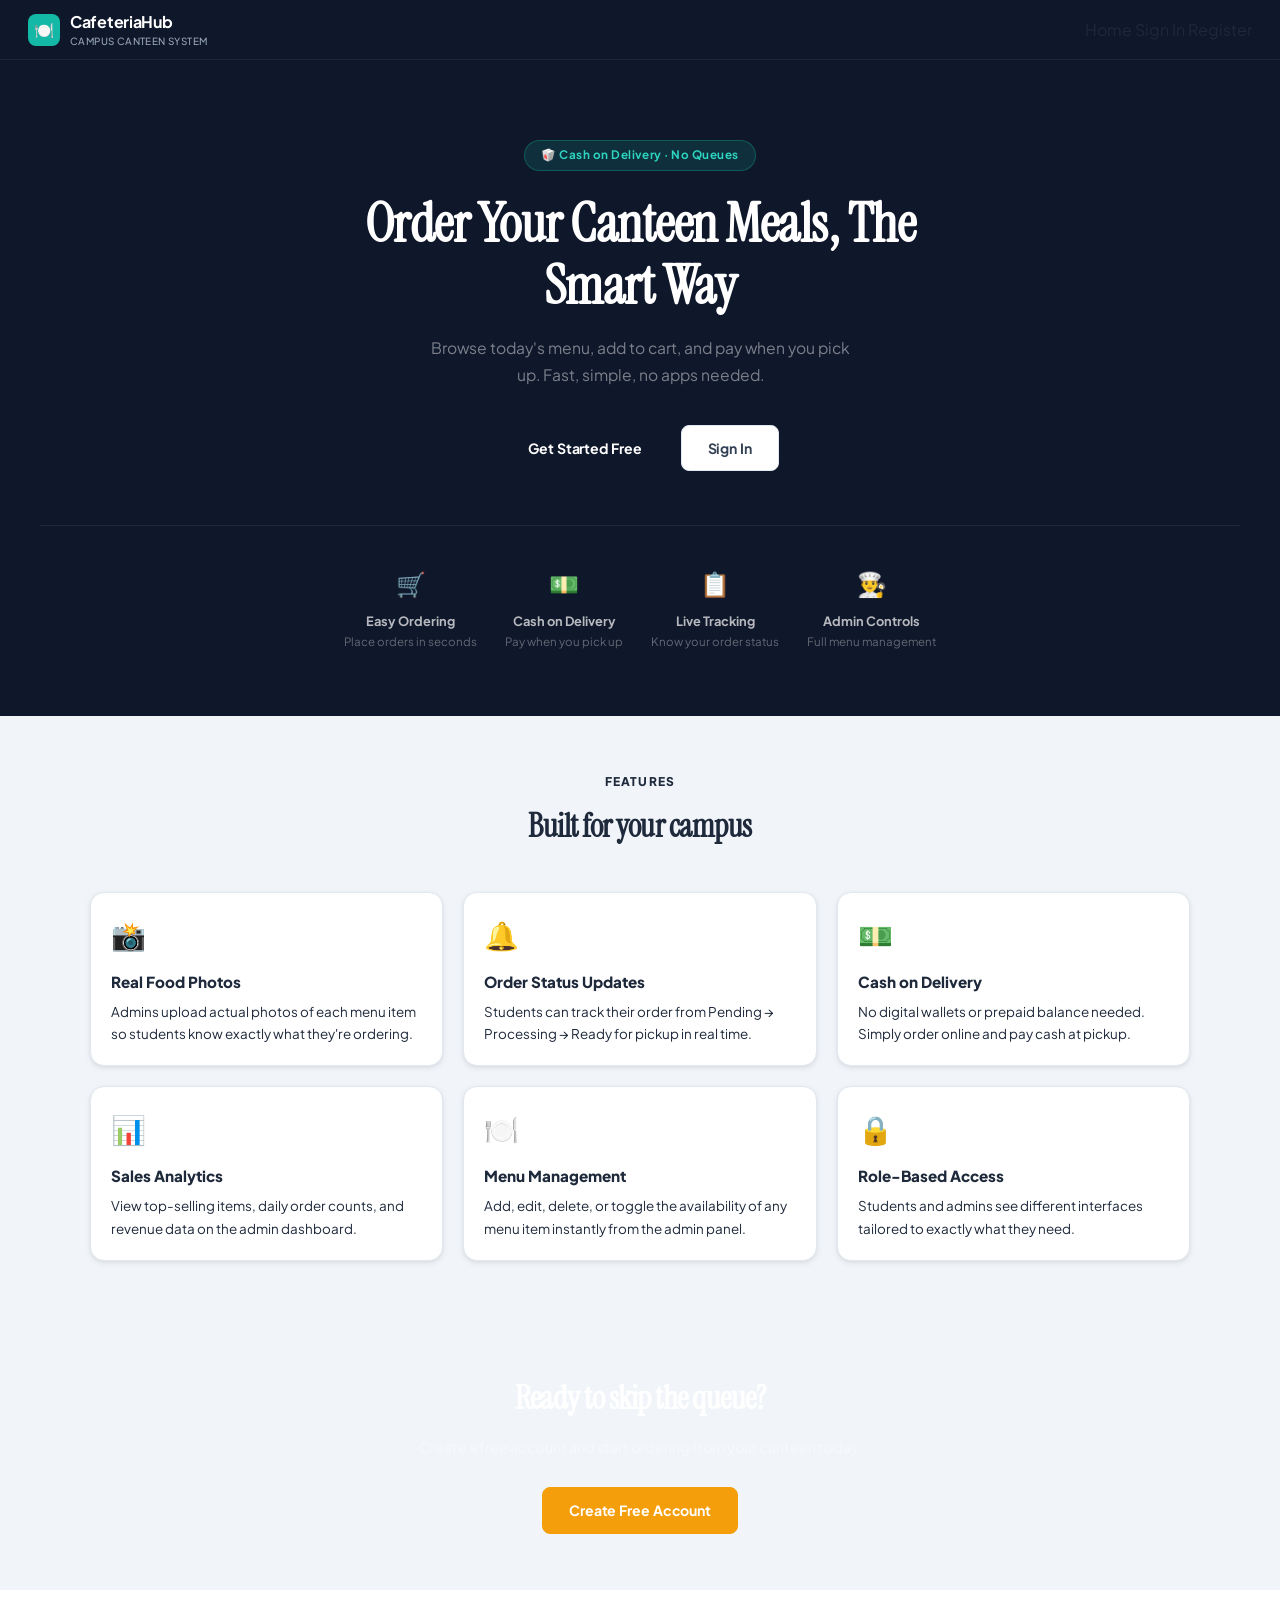
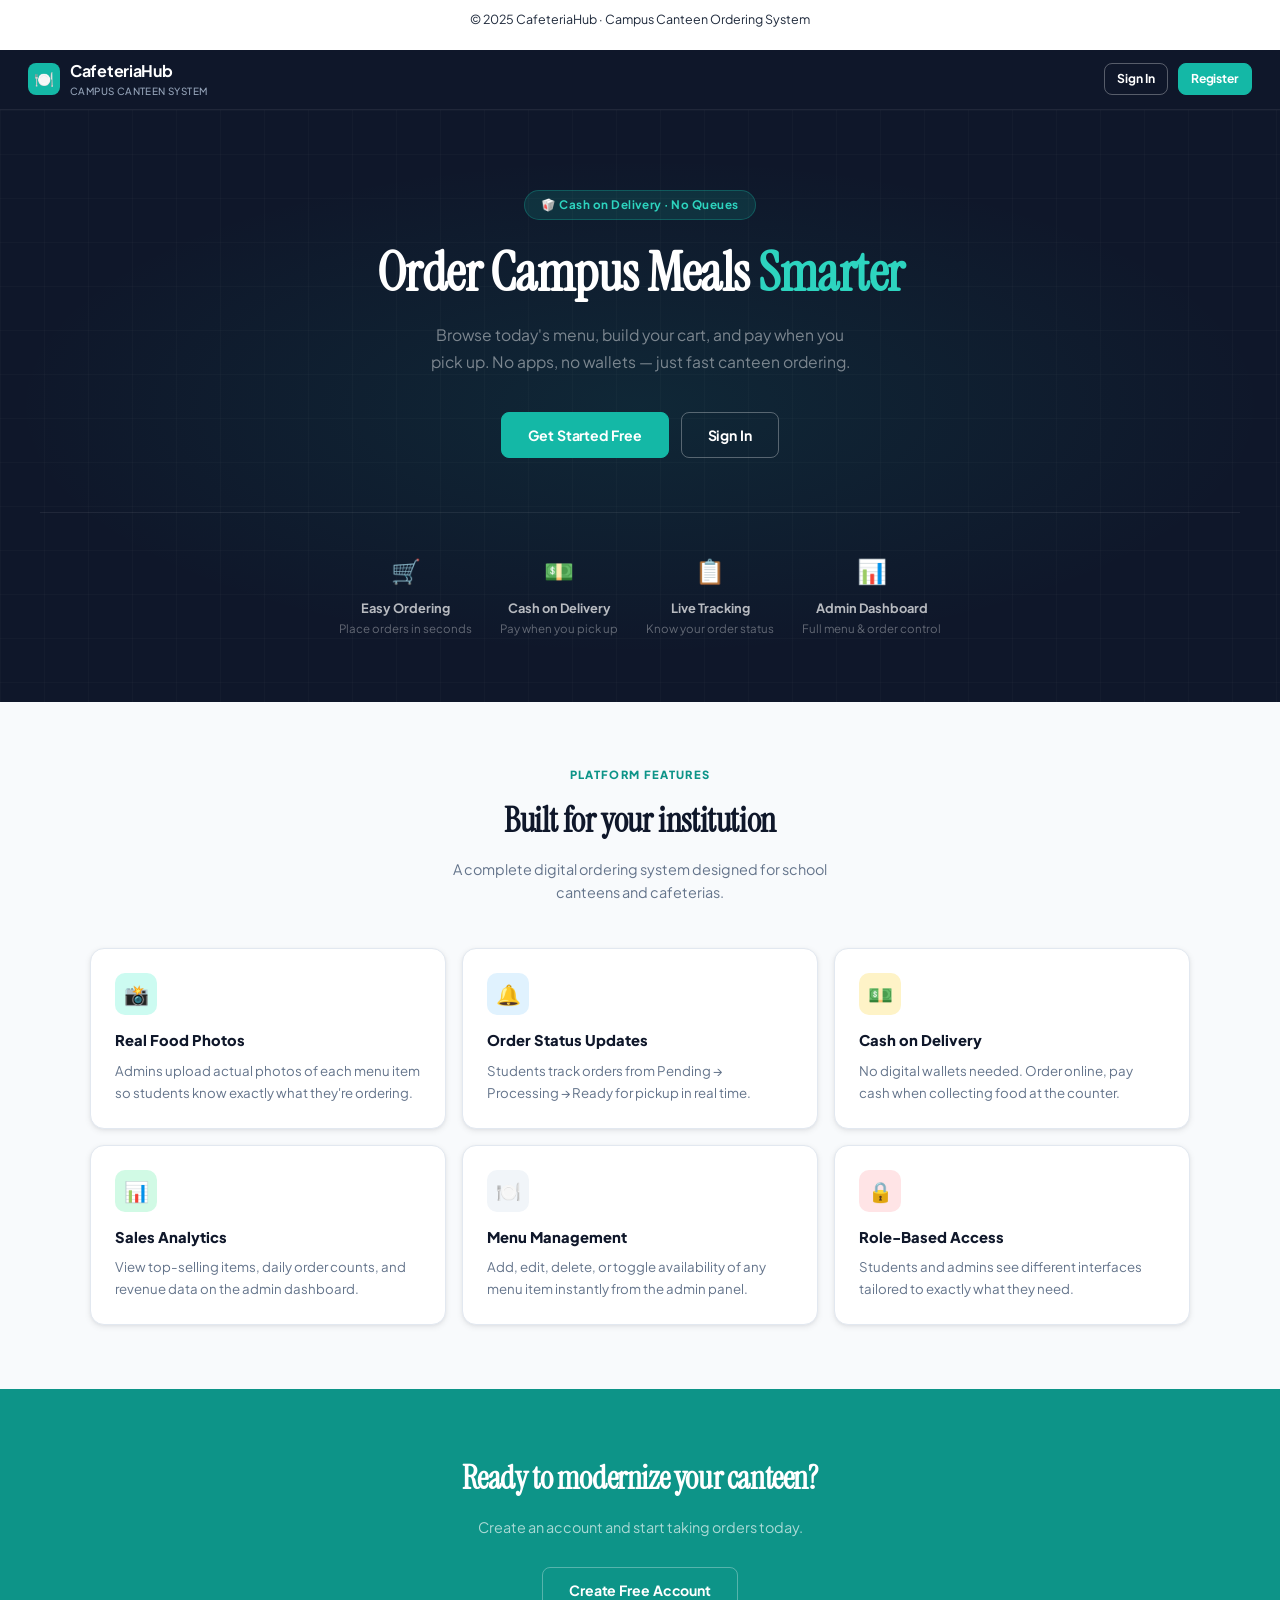
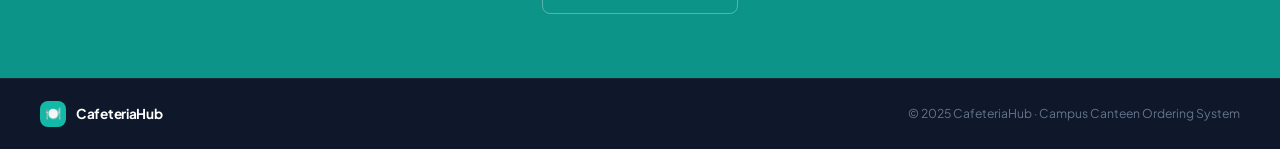
<file: index.html>
<!DOCTYPE html>
<html lang="en">
<head>
  <meta charset="UTF-8"/>
  <meta name="viewport" content="width=device-width, initial-scale=1.0"/>
  <title>CafeteriaHub — Campus Canteen System</title>
  <link rel="stylesheet" href="css/style.css"/>
</head>
<body>

  <nav class="navbar">
    <div class="brand">
      <div class="brand-mark">🍽️</div>
      <div>
        CafeteriaHub
        <span class="brand-sub">Campus Canteen System</span>
      </div>
    </div>
    <div class="nav-right">
      <div class="nav-pill">
        <a href="index.html" class="active">Home</a>
        <a href="login.html">Sign In</a>
        <a href="register.html">Register</a>
      </div>
    </div>
  </nav>

  <section class="hero">
    <div class="hero-tag">🥡 Cash on Delivery · No Queues</div>
    <h1>Order Your Canteen Meals, The Smart Way</h1>
    <p>Browse today's menu, add to cart, and pay when you pick up. Fast, simple, no apps needed.</p>
    <div class="hero-btns">
      <a href="register.html" class="btn btn-dark btn-lg">Get Started Free</a>
      <a href="login.html" class="btn btn-outline btn-lg">Sign In</a>
    </div>
    <div class="hero-perks">
      <div class="perk">
        <div class="perk-icon">🛒</div>
        <div class="perk-name">Easy Ordering</div>
        <div class="perk-desc">Place orders in seconds</div>
      </div>
      <div class="perk">
        <div class="perk-icon">💵</div>
        <div class="perk-name">Cash on Delivery</div>
        <div class="perk-desc">Pay when you pick up</div>
      </div>
      <div class="perk">
        <div class="perk-icon">📋</div>
        <div class="perk-name">Live Tracking</div>
        <div class="perk-desc">Know your order status</div>
      </div>
      <div class="perk">
        <div class="perk-icon">👨‍🍳</div>
        <div class="perk-name">Admin Controls</div>
        <div class="perk-desc">Full menu management</div>
      </div>
    </div>
  </section>

  <!-- FEATURES -->
  <section style="padding:56px 40px; background:var(--cream)">
    <div style="max-width:1100px;margin:0 auto">
      <div style="text-align:center;margin-bottom:40px">
        <p style="font-size:0.75rem;font-weight:800;text-transform:uppercase;letter-spacing:0.1em;color:var(--stone-400);margin-bottom:10px">Features</p>
        <h2 style="font-family:var(--font-serif);font-size:2rem;color:var(--stone-900);letter-spacing:-0.5px">Built for your campus</h2>
      </div>
      <div style="display:grid;grid-template-columns:repeat(auto-fit,minmax(280px,1fr));gap:20px">
        <div class="card"><div class="card-body">
          <div style="font-size:28px;margin-bottom:12px">📸</div>
          <h3 style="font-size:0.95rem;font-weight:800;color:var(--stone-900);margin-bottom:7px">Real Food Photos</h3>
          <p style="font-size:0.84rem;color:var(--stone-400);line-height:1.65">Admins upload actual photos of each menu item so students know exactly what they're ordering.</p>
        </div></div>
        <div class="card"><div class="card-body">
          <div style="font-size:28px;margin-bottom:12px">🔔</div>
          <h3 style="font-size:0.95rem;font-weight:800;color:var(--stone-900);margin-bottom:7px">Order Status Updates</h3>
          <p style="font-size:0.84rem;color:var(--stone-400);line-height:1.65">Students can track their order from Pending → Processing → Ready for pickup in real time.</p>
        </div></div>
        <div class="card"><div class="card-body">
          <div style="font-size:28px;margin-bottom:12px">💵</div>
          <h3 style="font-size:0.95rem;font-weight:800;color:var(--stone-900);margin-bottom:7px">Cash on Delivery</h3>
          <p style="font-size:0.84rem;color:var(--stone-400);line-height:1.65">No digital wallets or prepaid balance needed. Simply order online and pay cash at pickup.</p>
        </div></div>
        <div class="card"><div class="card-body">
          <div style="font-size:28px;margin-bottom:12px">📊</div>
          <h3 style="font-size:0.95rem;font-weight:800;color:var(--stone-900);margin-bottom:7px">Sales Analytics</h3>
          <p style="font-size:0.84rem;color:var(--stone-400);line-height:1.65">View top-selling items, daily order counts, and revenue data on the admin dashboard.</p>
        </div></div>
        <div class="card"><div class="card-body">
          <div style="font-size:28px;margin-bottom:12px">🍽️</div>
          <h3 style="font-size:0.95rem;font-weight:800;color:var(--stone-900);margin-bottom:7px">Menu Management</h3>
          <p style="font-size:0.84rem;color:var(--stone-400);line-height:1.65">Add, edit, delete, or toggle the availability of any menu item instantly from the admin panel.</p>
        </div></div>
        <div class="card"><div class="card-body">
          <div style="font-size:28px;margin-bottom:12px">🔒</div>
          <h3 style="font-size:0.95rem;font-weight:800;color:var(--stone-900);margin-bottom:7px">Role-Based Access</h3>
          <p style="font-size:0.84rem;color:var(--stone-400);line-height:1.65">Students and admins see different interfaces tailored to exactly what they need.</p>
        </div></div>
      </div>
    </div>
  </section>

  <!-- CTA -->
  <section style="padding:56px 40px;background:var(--stone-900);text-align:center">
    <h2 style="font-family:var(--font-serif);font-size:2rem;color:var(--white);margin-bottom:12px;letter-spacing:-0.5px">Ready to skip the queue?</h2>
    <p style="color:rgba(255,255,255,0.45);font-size:0.9rem;margin-bottom:28px">Create a free account and start ordering from your canteen today.</p>
    <a href="register.html" class="btn btn-amber btn-lg">Create Free Account</a>
  </section>

  <footer style="background:var(--white);border-top:1px solid var(--stone-100);padding:20px 40px;text-align:center;font-size:0.78rem;color:var(--stone-400)">
    © 2025 CafeteriaHub · Campus Canteen Ordering System
  </footer>

  <div id="toasts"></div>
  <script src="js/app.js"></script>
</body>
</html><!DOCTYPE html>
<html lang="en">
<head>
  <meta charset="UTF-8"/>
  <meta name="viewport" content="width=device-width, initial-scale=1.0"/>
  <title>CafeteriaHub — Campus Canteen System</title>
  <link rel="stylesheet" href="css/style.css"/>
</head>
<body>

  <nav class="navbar">
    <div class="brand">
      <div class="brand-mark">🍽️</div>
      <div>CafeteriaHub <span class="brand-sub">Campus Canteen System</span></div>
    </div>
    <div class="nav-right">
      <a href="login.html" class="btn btn-outline-white btn-sm">Sign In</a>
      <a href="register.html" class="btn btn-primary btn-sm">Register</a>
    </div>
  </nav>

  <section class="hero">
    <div class="hero-bg-grid"></div>
    <div class="hero-bg-glow"></div>
    <div class="hero-content">
      <div class="hero-tag">🥡 Cash on Delivery · No Queues</div>
      <h1>Order Campus Meals <em>Smarter</em></h1>
      <p>Browse today's menu, build your cart, and pay when you pick up. No apps, no wallets — just fast canteen ordering.</p>
      <div class="hero-btns">
        <a href="register.html" class="btn btn-primary btn-lg">Get Started Free</a>
        <a href="login.html" class="btn btn-outline-white btn-lg">Sign In</a>
      </div>
      <div class="hero-perks">
        <div class="perk">
          <div class="perk-icon">🛒</div>
          <div class="perk-name">Easy Ordering</div>
          <div class="perk-desc">Place orders in seconds</div>
        </div>
        <div class="perk">
          <div class="perk-icon">💵</div>
          <div class="perk-name">Cash on Delivery</div>
          <div class="perk-desc">Pay when you pick up</div>
        </div>
        <div class="perk">
          <div class="perk-icon">📋</div>
          <div class="perk-name">Live Tracking</div>
          <div class="perk-desc">Know your order status</div>
        </div>
        <div class="perk">
          <div class="perk-icon">📊</div>
          <div class="perk-name">Admin Dashboard</div>
          <div class="perk-desc">Full menu & order control</div>
        </div>
      </div>
    </div>
  </section>

  <section style="padding:64px 40px; background:var(--navy-50)">
    <div style="max-width:1100px;margin:0 auto">
      <div style="text-align:center;margin-bottom:44px">
        <p style="font-size:0.7rem;font-weight:800;text-transform:uppercase;letter-spacing:0.12em;color:var(--teal-600);margin-bottom:10px">Platform Features</p>
        <h2 style="font-family:var(--font-serif);font-size:2.1rem;color:var(--navy-900);letter-spacing:-0.4px">Built for your institution</h2>
        <p style="font-size:0.9rem;color:var(--navy-500);margin-top:10px;max-width:400px;margin-left:auto;margin-right:auto">A complete digital ordering system designed for school canteens and cafeterias.</p>
      </div>
      <div style="display:grid;grid-template-columns:repeat(auto-fit,minmax(290px,1fr));gap:16px">
        <div class="card"><div class="card-body" style="padding:24px">
          <div style="width:42px;height:42px;background:var(--teal-100);border-radius:var(--r-md);display:flex;align-items:center;justify-content:center;font-size:20px;margin-bottom:14px">📸</div>
          <h3 style="font-size:0.92rem;font-weight:800;color:var(--navy-900);margin-bottom:7px">Real Food Photos</h3>
          <p style="font-size:0.83rem;color:var(--navy-500);line-height:1.65">Admins upload actual photos of each menu item so students know exactly what they're ordering.</p>
        </div></div>
        <div class="card"><div class="card-body" style="padding:24px">
          <div style="width:42px;height:42px;background:var(--sky-100);border-radius:var(--r-md);display:flex;align-items:center;justify-content:center;font-size:20px;margin-bottom:14px">🔔</div>
          <h3 style="font-size:0.92rem;font-weight:800;color:var(--navy-900);margin-bottom:7px">Order Status Updates</h3>
          <p style="font-size:0.83rem;color:var(--navy-500);line-height:1.65">Students track orders from Pending → Processing → Ready for pickup in real time.</p>
        </div></div>
        <div class="card"><div class="card-body" style="padding:24px">
          <div style="width:42px;height:42px;background:var(--amber-100);border-radius:var(--r-md);display:flex;align-items:center;justify-content:center;font-size:20px;margin-bottom:14px">💵</div>
          <h3 style="font-size:0.92rem;font-weight:800;color:var(--navy-900);margin-bottom:7px">Cash on Delivery</h3>
          <p style="font-size:0.83rem;color:var(--navy-500);line-height:1.65">No digital wallets needed. Order online, pay cash when collecting food at the counter.</p>
        </div></div>
        <div class="card"><div class="card-body" style="padding:24px">
          <div style="width:42px;height:42px;background:var(--emerald-100);border-radius:var(--r-md);display:flex;align-items:center;justify-content:center;font-size:20px;margin-bottom:14px">📊</div>
          <h3 style="font-size:0.92rem;font-weight:800;color:var(--navy-900);margin-bottom:7px">Sales Analytics</h3>
          <p style="font-size:0.83rem;color:var(--navy-500);line-height:1.65">View top-selling items, daily order counts, and revenue data on the admin dashboard.</p>
        </div></div>
        <div class="card"><div class="card-body" style="padding:24px">
          <div style="width:42px;height:42px;background:var(--navy-100);border-radius:var(--r-md);display:flex;align-items:center;justify-content:center;font-size:20px;margin-bottom:14px">🍽️</div>
          <h3 style="font-size:0.92rem;font-weight:800;color:var(--navy-900);margin-bottom:7px">Menu Management</h3>
          <p style="font-size:0.83rem;color:var(--navy-500);line-height:1.65">Add, edit, delete, or toggle availability of any menu item instantly from the admin panel.</p>
        </div></div>
        <div class="card"><div class="card-body" style="padding:24px">
          <div style="width:42px;height:42px;background:var(--rose-100);border-radius:var(--r-md);display:flex;align-items:center;justify-content:center;font-size:20px;margin-bottom:14px">🔒</div>
          <h3 style="font-size:0.92rem;font-weight:800;color:var(--navy-900);margin-bottom:7px">Role-Based Access</h3>
          <p style="font-size:0.83rem;color:var(--navy-500);line-height:1.65">Students and admins see different interfaces tailored to exactly what they need.</p>
        </div></div>
      </div>
    </div>
  </section>

  <section style="padding:64px 40px;background:var(--teal-600);text-align:center">
    <h2 style="font-family:var(--font-serif);font-size:2rem;color:var(--white);margin-bottom:12px;letter-spacing:-0.4px">Ready to modernize your canteen?</h2>
    <p style="color:rgba(255,255,255,0.65);font-size:0.9rem;margin-bottom:28px">Create an account and start taking orders today.</p>
    <a href="register.html" class="btn btn-outline-white btn-lg">Create Free Account</a>
  </section>

  <footer style="background:var(--navy-900);border-top:1px solid rgba(255,255,255,0.06);padding:22px 40px;display:flex;align-items:center;justify-content:space-between;flex-wrap:wrap;gap:12px">
    <div class="brand"><div class="brand-mark" style="width:26px;height:26px;font-size:13px">🍽️</div><span style="font-size:0.85rem">CafeteriaHub</span></div>
    <span style="font-size:0.76rem;color:var(--navy-500)">© 2025 CafeteriaHub · Campus Canteen Ordering System</span>
  </footer>

  <div id="toasts"></div>
  <script src="js/app.js"></script>
</body>
</html>
</file>
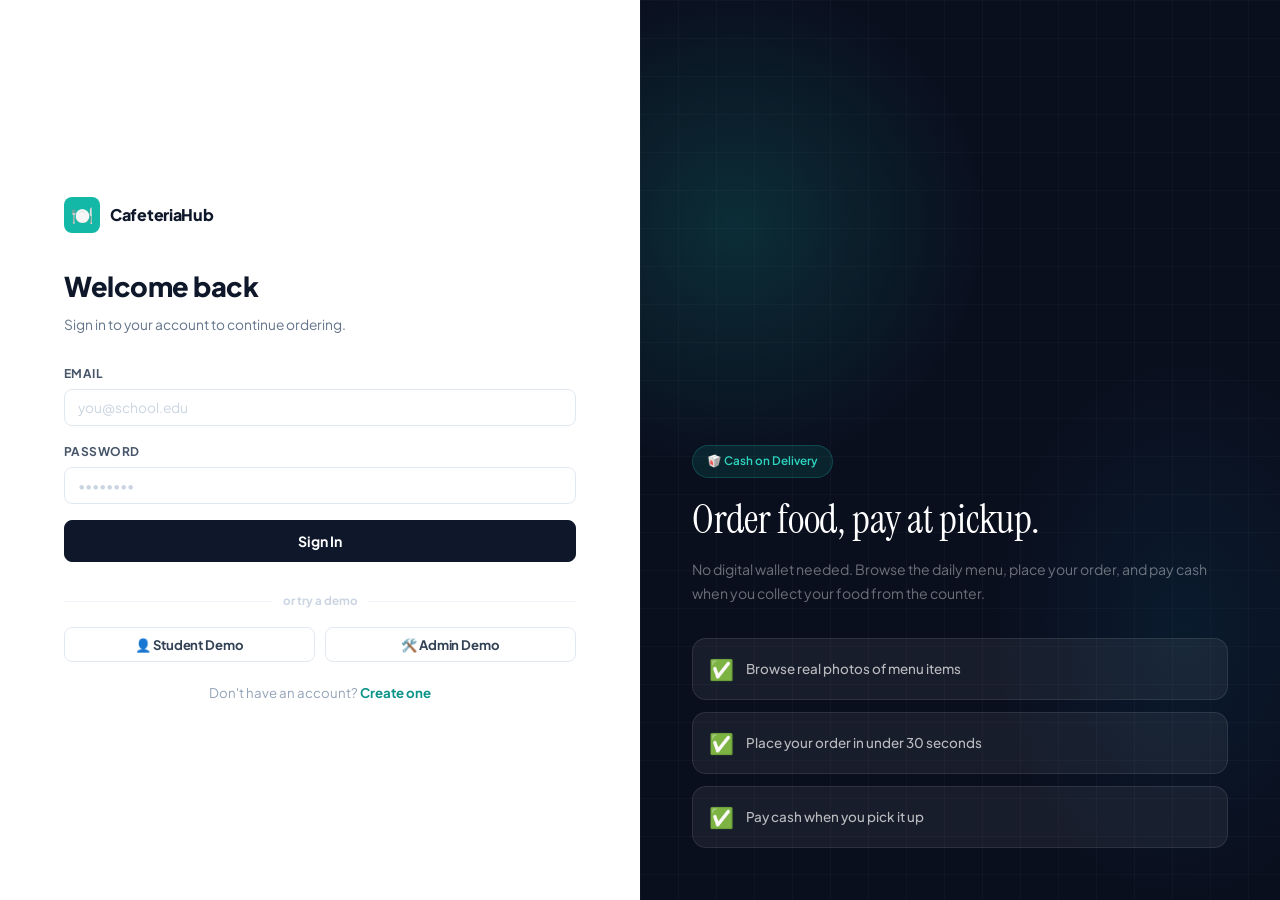
<file: admin-dashboard.html>
<!DOCTYPE html>
<html lang="en">
<head>
  <meta charset="UTF-8"/>
  <meta name="viewport" content="width=device-width, initial-scale=1.0"/>
  <title>Admin Dashboard — CafeteriaHub</title>
  <link rel="stylesheet" href="css/style.css"/>
</head>
<body>

<nav class="navbar">
  <div class="brand">
    <div class="brand-mark">🍽️</div>
    <div>CafeteriaHub <span class="brand-sub">Admin Dashboard</span></div>
  </div>
  <div class="nav-right">
    <div class="nav-user-chip">
      <div class="avatar" id="admin-av">A</div>
      <span id="admin-hi">Administrator</span>
    </div>
    <a href="logout.html" class="btn btn-outline-white btn-sm">Sign Out</a>
  </div>
</nav>

<div class="app-shell">
  <aside class="sidebar">
    <div class="sidebar-section-label">Dashboard</div>
    <div class="sidebar-item active" id="sb-overview" onclick="goAdmin('overview')"><span class="s-icon">📊</span> Overview</div>
    <div class="sidebar-item" id="sb-orders" onclick="goAdmin('orders')"><span class="s-icon">📋</span> Orders <span class="sidebar-badge" id="pending-ct" style="display:none"></span></div>
    <div class="sidebar-item" id="sb-menu" onclick="goAdmin('menu')"><span class="s-icon">🍽️</span> Menu Manager</div>
    <div class="sidebar-item" id="sb-users" onclick="goAdmin('users')"><span class="s-icon">👥</span> Users</div>
    <div class="sidebar-item" id="sb-analytics" onclick="goAdmin('analytics')"><span class="s-icon">📈</span> Analytics</div>
    <hr class="sidebar-divider"/>
    <div class="sidebar-section-label">System</div>
    <a class="sidebar-item" href="logout.html" style="color:var(--rose-500)"><span class="s-icon">🚪</span> Sign Out</a>
  </aside>

  <main class="main">

    <!-- OVERVIEW -->
    <div id="tab-overview" class="page">
      <div class="page-head">
        <div>
          <div class="page-title">Overview</div>
          <div class="page-sub" id="ov-date"></div>
        </div>
        <button class="btn btn-primary btn-sm" onclick="goAdmin('orders')">Manage Orders →</button>
      </div>
      <div class="stat-grid" id="stat-grid"></div>
      <div style="display:grid;grid-template-columns:3fr 2fr;gap:18px">
        <div class="card">
          <div class="card-head"><div class="card-title">Recent Orders</div><button class="btn btn-ghost btn-sm" onclick="goAdmin('orders')">View all →</button></div>
          <div id="recent-orders"></div>
        </div>
        <div class="card">
          <div class="card-head"><div class="card-title">Order Pipeline</div></div>
          <div class="card-body" id="status-breakdown"></div>
        </div>
      </div>
    </div>

    <!-- ORDERS -->
    <div id="tab-orders" class="page" style="display:none">
      <div class="page-head">
        <div><div class="page-title">All Orders</div><div class="page-sub">Update order status and manage pickups</div></div>
        <select class="form-control" id="status-filter" onchange="renderOrders()" style="width:auto">
          <option value="">All Statuses</option>
          <option>Pending</option><option>Processing</option><option>Ready</option><option>Completed</option><option>Cancelled</option>
        </select>
      </div>
      <div class="card">
        <div class="tbl-wrap">
          <table>
            <thead><tr><th>Order ID</th><th>Student</th><th>Items</th><th>Total</th><th>Payment</th><th>Time</th><th>Status</th><th>Action</th></tr></thead>
            <tbody id="orders-tbody"></tbody>
          </table>
        </div>
      </div>
    </div>

    <!-- MENU -->
    <div id="tab-menu" class="page" style="display:none">
      <div class="page-head">
        <div><div class="page-title">Menu Manager</div><div class="page-sub">Add and manage menu items with photos</div></div>
        <button class="btn btn-primary" onclick="openAddModal()">+ Add Item</button>
      </div>
      <div class="card">
        <div class="tbl-wrap">
          <table>
            <thead><tr><th>Photo</th><th>Name</th><th>Category</th><th>Price</th><th>Description</th><th>Availability</th><th>Actions</th></tr></thead>
            <tbody id="menu-tbody"></tbody>
          </table>
        </div>
      </div>
    </div>

    <!-- USERS -->
    <div id="tab-users" class="page" style="display:none">
      <div class="page-head">
        <div><div class="page-title">User Management</div><div class="page-sub">All registered accounts</div></div>
      </div>
      <div class="card">
        <div class="tbl-wrap">
          <table>
            <thead><tr><th>Name</th><th>Email</th><th>Role</th><th>Student ID</th><th>Year Level</th><th>Joined</th></tr></thead>
            <tbody id="users-tbody"></tbody>
          </table>
        </div>
      </div>
    </div>

    <!-- ANALYTICS -->
    <div id="tab-analytics" class="page" style="display:none">
      <div class="page-head">
        <div><div class="page-title">Analytics</div><div class="page-sub">Sales and order performance insights</div></div>
      </div>
      <div class="stat-grid" id="analytics-stats" style="margin-bottom:20px"></div>
      <div class="card">
        <div class="card-head"><div class="card-title">Top Selling Items</div></div>
        <div class="card-body" id="top-items"></div>
      </div>
    </div>

  </main>
</div>

<!-- ADD / EDIT MENU MODAL -->
<div class="overlay" id="menu-modal">
  <div class="modal" style="max-width:520px">
    <div class="modal-head">
      <div class="modal-title" id="modal-title-txt">Add Menu Item</div>
      <button class="modal-close" onclick="closeModal()">×</button>
    </div>

    <div class="form-group">
      <label class="form-label">Food Photo</label>
      <!-- FIX: hidden file input, click triggered by the box onclick -->
      <input type="file" accept="image/jpeg,image/png,image/webp" id="img-file"
             style="display:none" onchange="handleImgUpload(event)"/>
      <div class="img-upload-box" id="img-box" onclick="document.getElementById('img-file').click()" style="cursor:pointer">
        <div class="img-upload-placeholder" id="img-placeholder">
          <div class="upload-icon">📸</div>
          <strong style="font-size:0.84rem;color:var(--navy-600)">Click to upload photo</strong>
          <div>JPG, PNG, WEBP · Max 5MB</div>
        </div>
        <img id="img-preview" style="display:none;width:100%;height:160px;object-fit:cover;border-radius:calc(var(--r-md) - 2px)"/>
        <div class="img-upload-overlay">📷 Change photo</div>
      </div>
      <div class="form-hint">Upload a clear photo of the food item for students to see.</div>
    </div>

    <div style="display:grid;grid-template-columns:1fr 1fr;gap:14px">
      <div class="form-group" style="grid-column:1/-1">
        <label class="form-label">Item Name</label>
        <input type="text" class="form-control" id="mi-name" placeholder="e.g. Chicken Adobo Rice"/>
      </div>
      <div class="form-group">
        <label class="form-label">Category</label>
        <select class="form-control" id="mi-cat">
          <option>Rice Meals</option><option>Snacks</option><option>Drinks</option><option>Desserts</option><option>Soups</option>
        </select>
      </div>
      <div class="form-group">
        <label class="form-label">Price (₱)</label>
        <input type="number" class="form-control" id="mi-price" placeholder="0" min="1"/>
      </div>
      <div class="form-group" style="grid-column:1/-1">
        <label class="form-label">Description <span style="text-transform:none;font-weight:400;font-size:0.72rem;color:var(--navy-400)">(optional)</span></label>
        <input type="text" class="form-control" id="mi-desc" placeholder="e.g. Served with steamed rice and pickled papaya"/>
      </div>
    </div>

    <div class="form-group">
      <label style="display:flex;align-items:center;gap:8px;cursor:pointer;font-size:0.84rem;color:var(--navy-700);font-weight:600">
        <input type="checkbox" id="mi-avail" checked/> Available for ordering today
      </label>
    </div>

    <button class="btn btn-primary btn-full" onclick="saveItem()">Save Menu Item</button>
  </div>
</div>

<div id="toasts"></div>
<script src="js/app.js"></script>
<script>
let adminUser = null;
let editingId = null;
let uploadedImg = null;

document.addEventListener('DOMContentLoaded', () => {
  adminUser = JSON.parse(localStorage.getItem('ch_user'));
  if (!adminUser || adminUser.role !== 'admin') { location.href = 'login.html'; return; }
  document.getElementById('admin-hi').textContent = adminUser.name;
  document.getElementById('admin-av').textContent = adminUser.name[0].toUpperCase();
  document.getElementById('ov-date').textContent = new Date().toLocaleDateString('en-PH',{weekday:'long',year:'numeric',month:'long',day:'numeric'});
  loadOverview();
});

function getOrders() { return JSON.parse(localStorage.getItem('ch_orders') || '[]'); }
function getMenu()   { return JSON.parse(localStorage.getItem('ch_menu') || '[]'); }
function getUsers()  { return JSON.parse(localStorage.getItem('ch_users') || '[]'); }
function saveMenu(m) { localStorage.setItem('ch_menu', JSON.stringify(m)); }

const statusColor = {Pending:'badge-amber',Processing:'badge-sky',Ready:'badge-emerald',Completed:'badge-navy',Cancelled:'badge-rose'};

function loadOverview() {
  const orders = getOrders();
  const pending = orders.filter(o => o.status === 'Pending').length;
  const completed = orders.filter(o => o.status === 'Completed');
  const revenue = completed.reduce((s,o) => s+o.total, 0);

  const pb = document.getElementById('pending-ct');
  if (pending > 0) { pb.textContent = pending; pb.style.display=''; } else { pb.style.display='none'; }

  document.getElementById('stat-grid').innerHTML = `
    <div class="stat teal"><div class="stat-icon-wrap teal">📋</div><div class="stat-lbl">Total Orders</div><div class="stat-val">${orders.length}</div><div class="stat-note">All time</div></div>
    <div class="stat amber"><div class="stat-icon-wrap amber">⏳</div><div class="stat-lbl">Pending</div><div class="stat-val" style="color:var(--amber-600)">${pending}</div><div class="stat-note">Awaiting action</div></div>
    <div class="stat emerald"><div class="stat-icon-wrap emerald">💵</div><div class="stat-lbl">COD Revenue</div><div class="stat-val">₱${revenue.toFixed(0)}</div><div class="stat-note">From completed orders</div></div>
    <div class="stat sky"><div class="stat-icon-wrap sky">👥</div><div class="stat-lbl">Users</div><div class="stat-val">${getUsers().length}</div><div class="stat-note">Registered accounts</div></div>
  `;

  const last5 = [...orders].reverse().slice(0,5);
  document.getElementById('recent-orders').innerHTML = last5.length
    ? last5.map(o => `<div style="display:flex;align-items:center;justify-content:space-between;padding:12px 20px;border-bottom:1px solid var(--navy-50)">
        <div><div style="font-size:0.82rem;font-weight:700;color:var(--navy-900);font-variant-numeric:tabular-nums">${o.id}</div><div style="font-size:0.7rem;color:var(--navy-400)">${o.studentName}</div></div>
        <div style="text-align:right"><div style="font-weight:800;font-size:0.84rem">₱${o.total.toFixed(2)}</div><span class="badge ${statusColor[o.status]||'badge-navy'}" style="margin-top:4px">${o.status}</span></div>
      </div>`).join('')
    : '<div class="empty"><div class="empty-icon">📋</div><div class="empty-title">No orders yet</div></div>';

  const statuses = ['Pending','Processing','Ready','Completed','Cancelled'];
  document.getElementById('status-breakdown').innerHTML = statuses.map(s => {
    const cnt = orders.filter(o => o.status === s).length;
    const pct = orders.length ? Math.round(cnt/orders.length*100) : 0;
    return `<div style="margin-bottom:14px">
      <div style="display:flex;justify-content:space-between;font-size:0.78rem;margin-bottom:5px">
        <span class="badge ${statusColor[s]||'badge-navy'}">${s}</span>
        <span style="font-weight:700;color:var(--navy-600);font-size:0.8rem">${cnt}</span>
      </div>
      <div style="background:var(--navy-100);border-radius:var(--r-full);height:5px">
        <div style="width:${pct}%;background:var(--teal-500);height:5px;border-radius:var(--r-full);transition:width 0.5s"></div>
      </div>
    </div>`;
  }).join('');
}

function renderOrders() {
  const filter = document.getElementById('status-filter').value;
  let orders = getOrders().reverse();
  if (filter) orders = orders.filter(o => o.status === filter);
  const nxt = {Pending:'Processing',Processing:'Ready',Ready:'Completed'};
  const tbody = document.getElementById('orders-tbody');
  if (!orders.length) { tbody.innerHTML='<tr><td colspan="8" style="text-align:center;padding:44px;color:var(--navy-400)">No orders found</td></tr>'; return; }
  tbody.innerHTML = orders.map(o => `
    <tr>
      <td style="font-weight:800;font-size:0.78rem;color:var(--navy-900);font-variant-numeric:tabular-nums">${o.id}</td>
      <td>
        <div style="font-weight:600;color:var(--navy-800)">${o.studentName}</div>
        <div style="font-size:0.7rem;color:var(--navy-400)">${o.studentCode||''}</div>
      </td>
      <td style="font-size:0.78rem;max-width:200px;color:var(--navy-500)">${o.items.map(i=>i.name+' ×'+i.qty).join(', ')}</td>
      <td style="font-weight:800;color:var(--navy-900)">₱${o.total.toFixed(2)}</td>
      <td><span class="badge badge-amber">💵 COD</span></td>
      <td style="font-size:0.74rem;color:var(--navy-400)">${new Date(o.createdAt).toLocaleTimeString('en-PH',{hour:'2-digit',minute:'2-digit'})}</td>
      <td><span class="badge ${statusColor[o.status]||'badge-navy'}">${o.status}</span></td>
      <td style="display:flex;gap:5px;flex-wrap:nowrap">
        ${nxt[o.status]?`<button class="btn btn-sm btn-primary" onclick="updOrder('${o.id}','${nxt[o.status]}')">→ ${nxt[o.status]}</button>`:''}
        ${o.status==='Pending'?`<button class="btn btn-sm btn-danger" onclick="updOrder('${o.id}','Cancelled')">✕</button>`:''}
      </td>
    </tr>`).join('');
}

function updOrder(id, status) {
  const orders = getOrders();
  const idx = orders.findIndex(o => o.id === id);
  if (idx > -1) { orders[idx].status = status; localStorage.setItem('ch_orders', JSON.stringify(orders)); renderOrders(); loadOverview(); showToast('Order updated to ' + status, 'ok'); }
}

function renderMenuTable() {
  const menu = getMenu();
  const tbody = document.getElementById('menu-tbody');
  if (!menu.length) { tbody.innerHTML='<tr><td colspan="7" style="text-align:center;padding:44px;color:var(--navy-400)">No menu items yet. Click "+ Add Item" to get started.</td></tr>'; return; }
  tbody.innerHTML = menu.map(item => `
    <tr>
      <td>
        <div style="width:54px;height:46px;background:var(--navy-100);border-radius:var(--r-sm);overflow:hidden">
          ${item.img ? `<img src="${item.img}" style="width:100%;height:100%;object-fit:cover"/>` : `<div style="width:100%;height:100%;display:flex;align-items:center;justify-content:center;font-size:20px">🍽️</div>`}
        </div>
      </td>
      <td style="font-weight:700;color:var(--navy-900)">${item.name}</td>
      <td><span class="badge badge-navy">${item.cat}</span></td>
      <td style="font-weight:800;color:var(--navy-900)">₱${item.price}</td>
      <td style="font-size:0.76rem;color:var(--navy-500);max-width:180px">${item.desc || '—'}</td>
      <td>
        <label style="display:flex;align-items:center;gap:7px;cursor:pointer;font-size:0.8rem;font-weight:600;width:max-content">
          <input type="checkbox" ${item.available?'checked':''} onchange="toggleAvail(${item.id})"/>
          ${item.available?'<span class="badge badge-emerald">Available</span>':'<span class="badge badge-rose">Unavailable</span>'}
        </label>
      </td>
      <td style="display:flex;gap:6px">
        <button class="btn btn-sm btn-outline" onclick="openEditModal(${item.id})">Edit</button>
        <button class="btn btn-sm btn-danger" onclick="deleteItem(${item.id})">Delete</button>
      </td>
    </tr>`).join('');
}

function toggleAvail(id) {
  const menu = getMenu();
  const item = menu.find(i => i.id === id);
  if (item) { item.available = !item.available; saveMenu(menu); renderMenuTable(); showToast(item.name + ' ' + (item.available?'is now available':'marked unavailable')); }
}

function openAddModal() {
  editingId = null;
  uploadedImg = null;
  document.getElementById('modal-title-txt').textContent = 'Add Menu Item';
  document.getElementById('mi-name').value = '';
  document.getElementById('mi-price').value = '';
  document.getElementById('mi-desc').value = '';
  document.getElementById('mi-cat').value = 'Rice Meals';
  document.getElementById('mi-avail').checked = true;
  document.getElementById('img-preview').style.display = 'none';
  document.getElementById('img-placeholder').style.display = '';
  document.getElementById('img-box').classList.remove('has-img');
  // FIX: reset the file input so the same file can be re-selected
  document.getElementById('img-file').value = '';
  document.getElementById('menu-modal').classList.add('show');
}

function openEditModal(id) {
  const item = getMenu().find(i => i.id === id);
  if (!item) return;
  editingId = id;
  uploadedImg = item.img || null;
  document.getElementById('modal-title-txt').textContent = 'Edit Menu Item';
  document.getElementById('mi-name').value = item.name;
  document.getElementById('mi-price').value = item.price;
  document.getElementById('mi-desc').value = item.desc || '';
  document.getElementById('mi-cat').value = item.cat;
  document.getElementById('mi-avail').checked = item.available;
  // FIX: reset file input on edit open too
  document.getElementById('img-file').value = '';
  if (item.img) {
    document.getElementById('img-preview').src = item.img;
    document.getElementById('img-preview').style.display = '';
    document.getElementById('img-placeholder').style.display = 'none';
    document.getElementById('img-box').classList.add('has-img');
  } else {
    document.getElementById('img-preview').style.display = 'none';
    document.getElementById('img-placeholder').style.display = '';
    document.getElementById('img-box').classList.remove('has-img');
  }
  document.getElementById('menu-modal').classList.add('show');
}

function closeModal() {
  document.getElementById('menu-modal').classList.remove('show');
}

// FIX: moved file input OUTSIDE the upload box and wired click via onclick on the box
function handleImgUpload(e) {
  const file = e.target.files[0];
  if (!file) return;
  // FIX: validate file type explicitly
  const allowed = ['image/jpeg', 'image/png', 'image/webp'];
  if (!allowed.includes(file.type)) {
    showToast('Only JPG, PNG, or WEBP images are allowed', 'err');
    e.target.value = '';
    return;
  }
  if (file.size > 5 * 1024 * 1024) {
    showToast('Image must be under 5MB', 'err');
    e.target.value = '';
    return;
  }
  const reader = new FileReader();
  reader.onload = ev => {
    uploadedImg = ev.target.result;
    document.getElementById('img-preview').src = uploadedImg;
    document.getElementById('img-preview').style.display = '';
    document.getElementById('img-placeholder').style.display = 'none';
    document.getElementById('img-box').classList.add('has-img');
  };
  reader.readAsDataURL(file);
}

function saveItem() {
  const name  = document.getElementById('mi-name').value.trim();
  const price = parseFloat(document.getElementById('mi-price').value);
  const cat   = document.getElementById('mi-cat').value;
  const desc  = document.getElementById('mi-desc').value.trim();
  const avail = document.getElementById('mi-avail').checked;
  if (!name) { showToast('Item name is required', 'err'); return; }
  if (!price || price <= 0) { showToast('Enter a valid price', 'err'); return; }

  const menu = getMenu();
  if (editingId) {
    const idx = menu.findIndex(i => i.id === editingId);
    menu[idx] = {...menu[idx], name, price, cat, desc, available: avail, img: uploadedImg || menu[idx].img || null};
    showToast('Menu item updated!', 'ok');
  } else {
    menu.push({id: Date.now(), name, price, cat, desc, available: avail, img: uploadedImg || null});
    showToast('Menu item added!', 'ok');
  }
  saveMenu(menu);
  renderMenuTable();
  closeModal();
}

function deleteItem(id) {
  if (!confirm('Are you sure you want to delete this menu item?')) return;
  const menu = getMenu().filter(i => i.id !== id);
  saveMenu(menu);
  renderMenuTable();
  showToast('Item deleted');
}

function renderUsers() {
  const users = getUsers();
  const tbody = document.getElementById('users-tbody');
  if (!users.length) { tbody.innerHTML='<tr><td colspan="6" style="text-align:center;padding:44px;color:var(--navy-400)">No users registered yet</td></tr>'; return; }
  tbody.innerHTML = users.map(u => `
    <tr>
      <td>
        <div style="display:flex;align-items:center;gap:9px">
          <div style="width:30px;height:30px;background:var(--teal-100);color:var(--teal-600);border-radius:50%;display:flex;align-items:center;justify-content:center;font-size:11px;font-weight:800;flex-shrink:0">${u.name[0].toUpperCase()}</div>
          <span style="font-weight:600;color:var(--navy-800)">${u.name}</span>
        </div>
      </td>
      <td style="font-size:0.82rem;color:var(--navy-500)">${u.email}</td>
      <td><span class="badge ${u.role==='admin'?'badge-sky':'badge-navy'}">${u.role}</span></td>
      <td style="font-size:0.8rem;font-variant-numeric:tabular-nums">${u.studentId||'—'}</td>
      <td style="font-size:0.8rem">${u.yearLevel||'—'}</td>
      <td style="font-size:0.74rem;color:var(--navy-400)">${u.createdAt?new Date(u.createdAt).toLocaleDateString('en-PH'):'—'}</td>
    </tr>`).join('');
}

function renderAnalytics() {
  const orders = getOrders();
  const done = orders.filter(o => o.status === 'Completed');
  const rev = done.reduce((s,o) => s+o.total, 0);
  const avg = done.length ? rev/done.length : 0;
  document.getElementById('analytics-stats').innerHTML = `
    <div class="stat emerald"><div class="stat-icon-wrap emerald">✅</div><div class="stat-lbl">Completed Orders</div><div class="stat-val">${done.length}</div></div>
    <div class="stat teal"><div class="stat-icon-wrap teal">💵</div><div class="stat-lbl">Total Revenue</div><div class="stat-val">₱${rev.toFixed(0)}</div></div>
    <div class="stat sky"><div class="stat-icon-wrap sky">📊</div><div class="stat-lbl">Avg Order Value</div><div class="stat-val">₱${avg.toFixed(0)}</div></div>
  `;
  const counts = {};
  orders.forEach(o => o.items.forEach(i => {
    if (!counts[i.name]) counts[i.name] = {name:i.name, qty:0, rev:0};
    counts[i.name].qty += i.qty;
    counts[i.name].rev += i.price * i.qty;
  }));
  const sorted = Object.values(counts).sort((a,b) => b.qty-a.qty).slice(0,8);
  const max = sorted[0]?.qty || 1;
  document.getElementById('top-items').innerHTML = !sorted.length
    ? '<div class="empty"><div class="empty-icon">📊</div><div class="empty-title">No order data yet</div></div>'
    : sorted.map((item, i) => `
      <div style="margin-bottom:16px">
        <div style="display:flex;justify-content:space-between;font-size:0.82rem;margin-bottom:5px;align-items:center">
          <div style="display:flex;align-items:center;gap:8px">
            <div style="width:20px;height:20px;background:var(--navy-900);color:white;border-radius:var(--r-xs);display:flex;align-items:center;justify-content:center;font-size:9px;font-weight:800">${i+1}</div>
            <span style="font-weight:700;color:var(--navy-800)">${item.name}</span>
          </div>
          <span style="color:var(--navy-400);font-size:0.76rem">${item.qty} sold · ₱${item.rev.toFixed(0)}</span>
        </div>
        <div style="background:var(--navy-100);border-radius:var(--r-full);height:7px">
          <div style="width:${Math.round(item.qty/max*100)}%;background:var(--teal-500);height:7px;border-radius:var(--r-full);transition:width 0.6s"></div>
        </div>
      </div>`).join('');
}

function goAdmin(t) {
  ['overview','orders','menu','users','analytics'].forEach(x => {
    document.getElementById('tab-'+x).style.display = x===t ? '' : 'none';
    document.getElementById('sb-'+x)?.classList.toggle('active', x===t);
  });
  if (t==='overview') loadOverview();
  if (t==='orders') renderOrders();
  if (t==='menu') renderMenuTable();
  if (t==='users') renderUsers();
  if (t==='analytics') renderAnalytics();
}
</script>
</body>
</html>
</file>
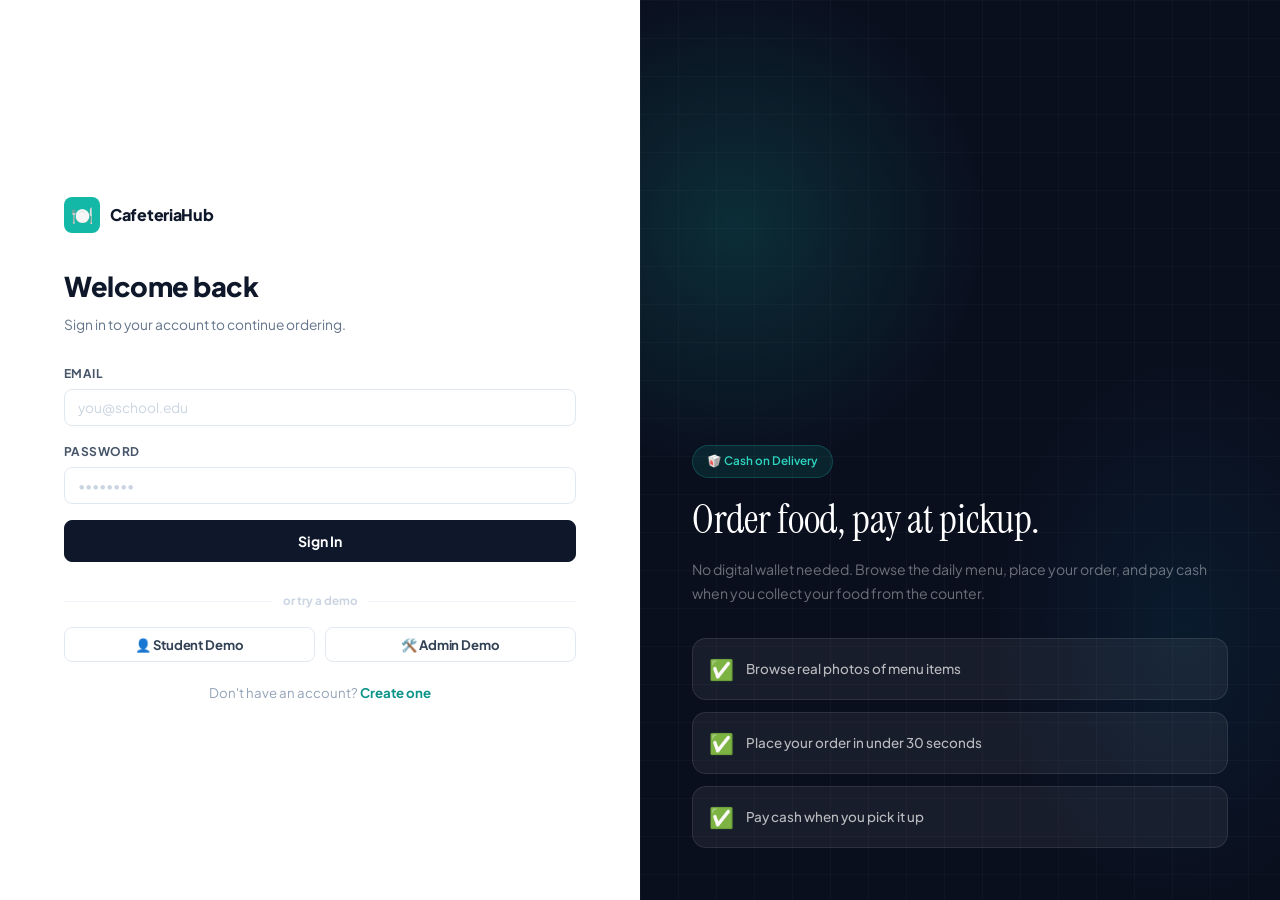
<file: login.html>
<!DOCTYPE html>
<html lang="en">
<head>
  <meta charset="UTF-8"/>
  <meta name="viewport" content="width=device-width, initial-scale=1.0"/>
  <title>Sign In — CafeteriaHub</title>
  <link rel="stylesheet" href="css/style.css"/>
</head>
<body>
<div class="auth-wrap">

  <!-- FORM SIDE -->
  <div class="auth-form-side">
    <div class="auth-logo">
      <div class="auth-logo-icon">🍽️</div>
      <div class="auth-logo-name">CafeteriaHub</div>
    </div>

    <div class="auth-title">Welcome back</div>
    <div class="auth-sub">Sign in to your account to continue ordering.</div>

    <div id="alert-box"></div>

    <div class="form-group">
      <label class="form-label">Email</label>
      <input type="email" id="em" class="form-control" placeholder="you@school.edu"/>
    </div>
    <div class="form-group">
      <label class="form-label">Password</label>
      <input type="password" id="pw" class="form-control" placeholder="••••••••" onkeydown="if(event.key==='Enter')doLogin()"/>
    </div>

    <button class="btn btn-dark btn-full btn-lg" style="margin-bottom:14px" onclick="doLogin()">Sign In</button>

    <div class="auth-divider">or try a demo</div>

    <div style="display:grid;grid-template-columns:1fr 1fr;gap:10px">
      <button class="btn btn-outline" onclick="demo('student')">👤 Student Demo</button>
      <button class="btn btn-outline" onclick="demo('admin')">🛠️ Admin Demo</button>
    </div>

    <div class="auth-footer">Don't have an account? <a href="register.html">Create one</a></div>
  </div>

  <!-- ART SIDE -->
  <div class="auth-art-side">
    <div class="auth-art-bg"></div>
    <div class="auth-art-grid"></div>
    <div class="auth-art-content">
      <div class="auth-art-tag">🥡 Cash on Delivery</div>
      <div class="auth-art-title">Order food, pay at pickup.</div>
      <div class="auth-art-sub">No digital wallet needed. Browse the daily menu, place your order, and pay cash when you collect your food from the counter.</div>
      <div style="margin-top:32px;display:flex;flex-direction:column;gap:12px">
        <div style="background:rgba(255,255,255,0.06);border:1px solid rgba(255,255,255,0.09);border-radius:14px;padding:14px 16px;display:flex;align-items:center;gap:12px">
          <span style="font-size:20px">✅</span>
          <span style="color:rgba(255,255,255,0.7);font-size:0.84rem;font-weight:500">Browse real photos of menu items</span>
        </div>
        <div style="background:rgba(255,255,255,0.06);border:1px solid rgba(255,255,255,0.09);border-radius:14px;padding:14px 16px;display:flex;align-items:center;gap:12px">
          <span style="font-size:20px">✅</span>
          <span style="color:rgba(255,255,255,0.7);font-size:0.84rem;font-weight:500">Place your order in under 30 seconds</span>
        </div>
        <div style="background:rgba(255,255,255,0.06);border:1px solid rgba(255,255,255,0.09);border-radius:14px;padding:14px 16px;display:flex;align-items:center;gap:12px">
          <span style="font-size:20px">✅</span>
          <span style="color:rgba(255,255,255,0.7);font-size:0.84rem;font-weight:500">Pay cash when you pick it up</span>
        </div>
      </div>
    </div>
  </div>
</div>

<div id="toasts"></div>
<script src="js/app.js"></script>
<script>
  function doLogin() {
    const email = document.getElementById('em').value.trim();
    const pass  = document.getElementById('pw').value;
    const box   = document.getElementById('alert-box');
    if (!email || !pass) { box.innerHTML = '<div class="alert alert-err">⚠️ Fill in all fields.</div>'; return; }
    const users = JSON.parse(localStorage.getItem('ch_users') || '[]');
    const user  = users.find(u => u.email === email && u.password === pass);
    if (!user) { box.innerHTML = '<div class="alert alert-err">❌ Incorrect email or password.</div>'; return; }
    localStorage.setItem('ch_user', JSON.stringify(user));
    showToast('Welcome back, ' + user.name + '!', 'ok');
    setTimeout(() => { location.href = user.role === 'admin' ? 'admin-dashboard.html' : 'student-dashboard.html'; }, 600);
  }

  function demo(role) {
    const users = JSON.parse(localStorage.getItem('ch_users') || '[]');
    let u = users.find(x => x.role === role && x.isDemo);
    if (!u) {
      u = {
        id: role === 'admin' ? 9001 : 9002,
        name: role === 'admin' ? 'Demo Admin' : 'Demo Student',
        email: role + '@demo.com',
        password: 'demo',
        role,
        studentId: role === 'student' ? 'STU-DEMO' : null,
        isDemo: true,
        createdAt: new Date().toISOString()
      };
      users.push(u);
      localStorage.setItem('ch_users', JSON.stringify(users));
    }
    localStorage.setItem('ch_user', JSON.stringify(u));
    showToast('Logged in as ' + u.name, 'ok');
    setTimeout(() => { location.href = role === 'admin' ? 'admin-dashboard.html' : 'student-dashboard.html'; }, 600);
  }
</script>
</body>
</html>
</file>
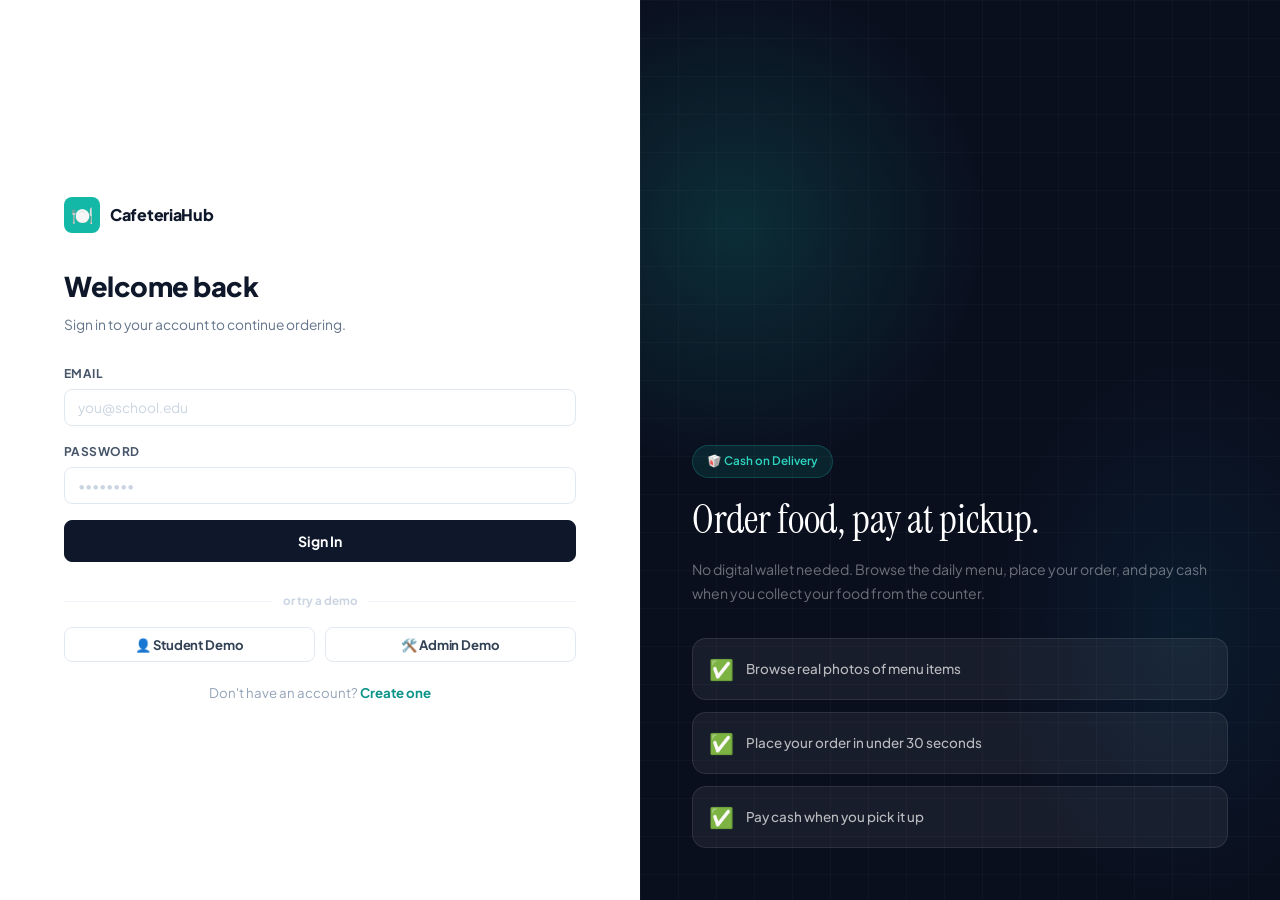
<file: logout.html>
<!DOCTYPE html>
<html lang="en">
<head>
  <meta charset="UTF-8"/>
  <title>Signing Out — CafeteriaHub</title>
  <link rel="stylesheet" href="css/style.css"/>
</head>
<body style="display:flex;align-items:center;justify-content:center;min-height:100vh;background:var(--navy-900)">
  <div style="text-align:center;color:white">
    <div style="font-size:42px;margin-bottom:16px">🍽️</div>
    <div style="font-size:1rem;font-weight:600;color:rgba(255,255,255,0.6)">Signing you out...</div>
  </div>
  <div id="toasts"></div>
  <script src="js/app.js"></script>
  <script>
    localStorage.removeItem('ch_user');
    showToast('You have been signed out.', 'ok');
    setTimeout(() => { location.href = 'login.html'; }, 900);
  </script>
</body>
</html>
</file>
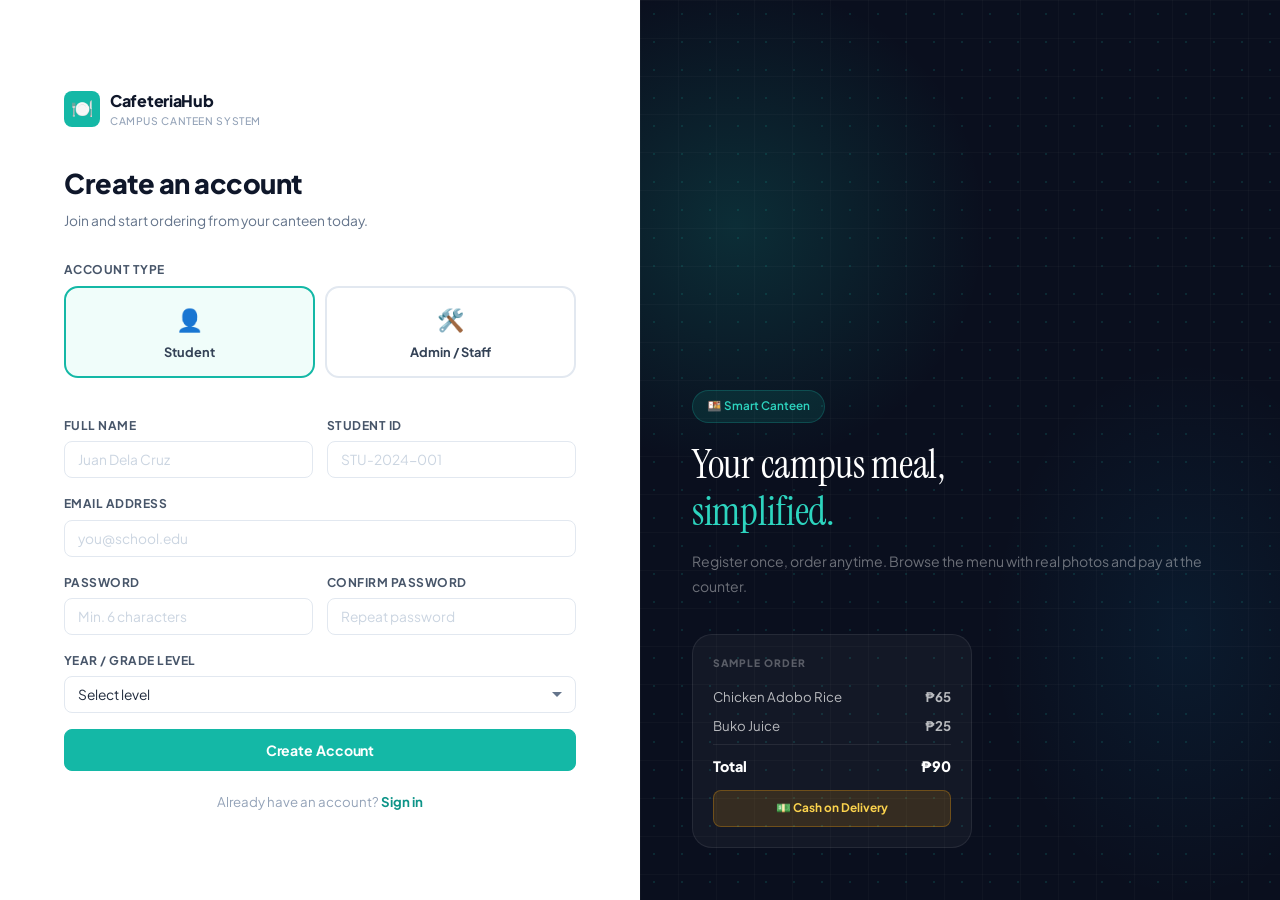
<file: register.html>
<!DOCTYPE html>
<html lang="en">
<head>
  <meta charset="UTF-8"/>
  <meta name="viewport" content="width=device-width, initial-scale=1.0"/>
  <title>Create Account — CafeteriaHub</title>
  <link rel="stylesheet" href="css/style.css"/>
</head>
<body>
<div class="auth-wrap">
  <div class="auth-form-side" style="overflow-y:auto">
    <div class="auth-logo">
      <div class="auth-logo-icon">🍽️</div>
      <div>
        <div class="auth-logo-name">CafeteriaHub</div>
        <div class="auth-logo-sub">Campus Canteen System</div>
      </div>
    </div>

    <div class="auth-title">Create an account</div>
    <div class="auth-sub">Join and start ordering from your canteen today.</div>

    <div style="margin-bottom:20px">
      <div class="form-label">Account Type</div>
      <div class="role-pick">
        <div class="role-opt on" id="r-student" onclick="pickRole('student')">
          <div class="role-opt-icon">👤</div>
          <div class="role-opt-name">Student</div>
        </div>
        <div class="role-opt" id="r-admin" onclick="pickRole('admin')">
          <div class="role-opt-icon">🛠️</div>
          <div class="role-opt-name">Admin / Staff</div>
        </div>
      </div>
      <input type="hidden" id="role-val" value="student"/>
    </div>

    <div id="alert-box"></div>

    <div style="display:grid;grid-template-columns:1fr 1fr;gap:14px">
      <div class="form-group">
        <label class="form-label">Full Name</label>
        <input type="text" id="rn" class="form-control" placeholder="Juan Dela Cruz" autocomplete="name"/>
      </div>
      <div class="form-group" id="sid-grp">
        <label class="form-label">Student ID</label>
        <input type="text" id="rs" class="form-control" placeholder="STU-2024-001"/>
      </div>
    </div>

    <div class="form-group">
      <label class="form-label">Email Address</label>
      <input type="email" id="re" class="form-control" placeholder="you@school.edu" autocomplete="email"/>
    </div>

    <div style="display:grid;grid-template-columns:1fr 1fr;gap:14px">
      <div class="form-group">
        <label class="form-label">Password</label>
        <input type="password" id="rp" class="form-control" placeholder="Min. 6 characters" autocomplete="new-password"/>
      </div>
      <div class="form-group">
        <label class="form-label">Confirm Password</label>
        <input type="password" id="rc" class="form-control" placeholder="Repeat password" autocomplete="new-password"/>
      </div>
    </div>

    <div class="form-group" id="yr-grp">
      <label class="form-label">Year / Grade Level</label>
      <select id="ry" class="form-control">
        <option value="">Select level</option>
        <option>Grade 7</option><option>Grade 8</option><option>Grade 9</option><option>Grade 10</option>
        <option>Grade 11</option><option>Grade 12</option>
        <option>1st Year</option><option>2nd Year</option><option>3rd Year</option><option>4th Year</option>
      </select>
    </div>

    <button class="btn btn-primary btn-full btn-lg" onclick="doRegister()">Create Account</button>
    <div class="auth-footer">Already have an account? <a href="login.html">Sign in</a></div>
  </div>

  <div class="auth-art-side">
    <div class="auth-art-bg"></div>
    <div class="auth-art-grid"></div>
    <div class="auth-art-dots"></div>
    <div class="auth-art-content">
      <div class="auth-art-tag">🍱 Smart Canteen</div>
      <div class="auth-art-title">Your campus meal,<br/><em style="color:var(--teal-400);font-style:normal">simplified.</em></div>
      <div class="auth-art-sub">Register once, order anytime. Browse the menu with real photos and pay at the counter.</div>
      <div style="margin-top:36px;background:rgba(255,255,255,0.04);border:1px solid rgba(255,255,255,0.08);border-radius:var(--r-xl);padding:20px;max-width:280px">
        <div style="font-size:0.64rem;color:rgba(255,255,255,0.3);font-weight:800;letter-spacing:0.1em;text-transform:uppercase;margin-bottom:14px">Sample Order</div>
        <div style="display:flex;flex-direction:column;gap:8px">
          <div style="display:flex;justify-content:space-between;font-size:0.83rem;color:rgba(255,255,255,0.7)"><span>Chicken Adobo Rice</span><span style="font-weight:700">₱65</span></div>
          <div style="display:flex;justify-content:space-between;font-size:0.83rem;color:rgba(255,255,255,0.7)"><span>Buko Juice</span><span style="font-weight:700">₱25</span></div>
          <div style="border-top:1px solid rgba(255,255,255,0.08);padding-top:10px;display:flex;justify-content:space-between;font-size:0.9rem;color:white;font-weight:800"><span>Total</span><span>₱90</span></div>
        </div>
        <div style="margin-top:12px;background:rgba(245,158,11,0.15);border:1px solid rgba(245,158,11,0.3);border-radius:var(--r-sm);padding:8px 12px;text-align:center;color:#fcd34d;font-size:0.74rem;font-weight:700">💵 Cash on Delivery</div>
      </div>
    </div>
  </div>
</div>

<div id="toasts"></div>
<script src="js/app.js"></script>
<script>
  function pickRole(r) {
    document.getElementById('role-val').value = r;
    document.getElementById('r-student').classList.toggle('on', r === 'student');
    document.getElementById('r-admin').classList.toggle('on', r === 'admin');
    document.getElementById('sid-grp').style.display = r === 'student' ? '' : 'none';
    document.getElementById('yr-grp').style.display  = r === 'student' ? '' : 'none';
  }

  function doRegister() {
    const name = document.getElementById('rn').value.trim();
    const email= document.getElementById('re').value.trim();
    const pass = document.getElementById('rp').value;
    const conf = document.getElementById('rc').value;
    const role = document.getElementById('role-val').value;
    const sid  = document.getElementById('rs').value.trim();
    const box  = document.getElementById('alert-box');

    if (!name || !email || !pass || !conf) { box.innerHTML='<div class="alert alert-err">⚠️ Please fill in all required fields.</div>'; return; }
    if (pass.length < 6) { box.innerHTML='<div class="alert alert-err">⚠️ Password must be at least 6 characters.</div>'; return; }
    if (pass !== conf) { box.innerHTML='<div class="alert alert-err">⚠️ Passwords do not match.</div>'; return; }

    const users = JSON.parse(localStorage.getItem('ch_users') || '[]');
    if (users.find(u => u.email === email)) { box.innerHTML='<div class="alert alert-err">❌ This email is already registered.</div>'; return; }

    const user = {
      id: Date.now(), name, email, password: pass, role,
      studentId: sid || null,
      yearLevel: role === 'student' ? document.getElementById('ry').value : null,
      createdAt: new Date().toISOString()
    };
    users.push(user);
    localStorage.setItem('ch_users', JSON.stringify(users));
    localStorage.setItem('ch_user', JSON.stringify(user));
    showToast('Account created successfully!', 'ok');
    setTimeout(() => { location.href = role === 'admin' ? 'admin-dashboard.html' : 'student-dashboard.html'; }, 700);
  }
</script>
</body>
</html>
</file>
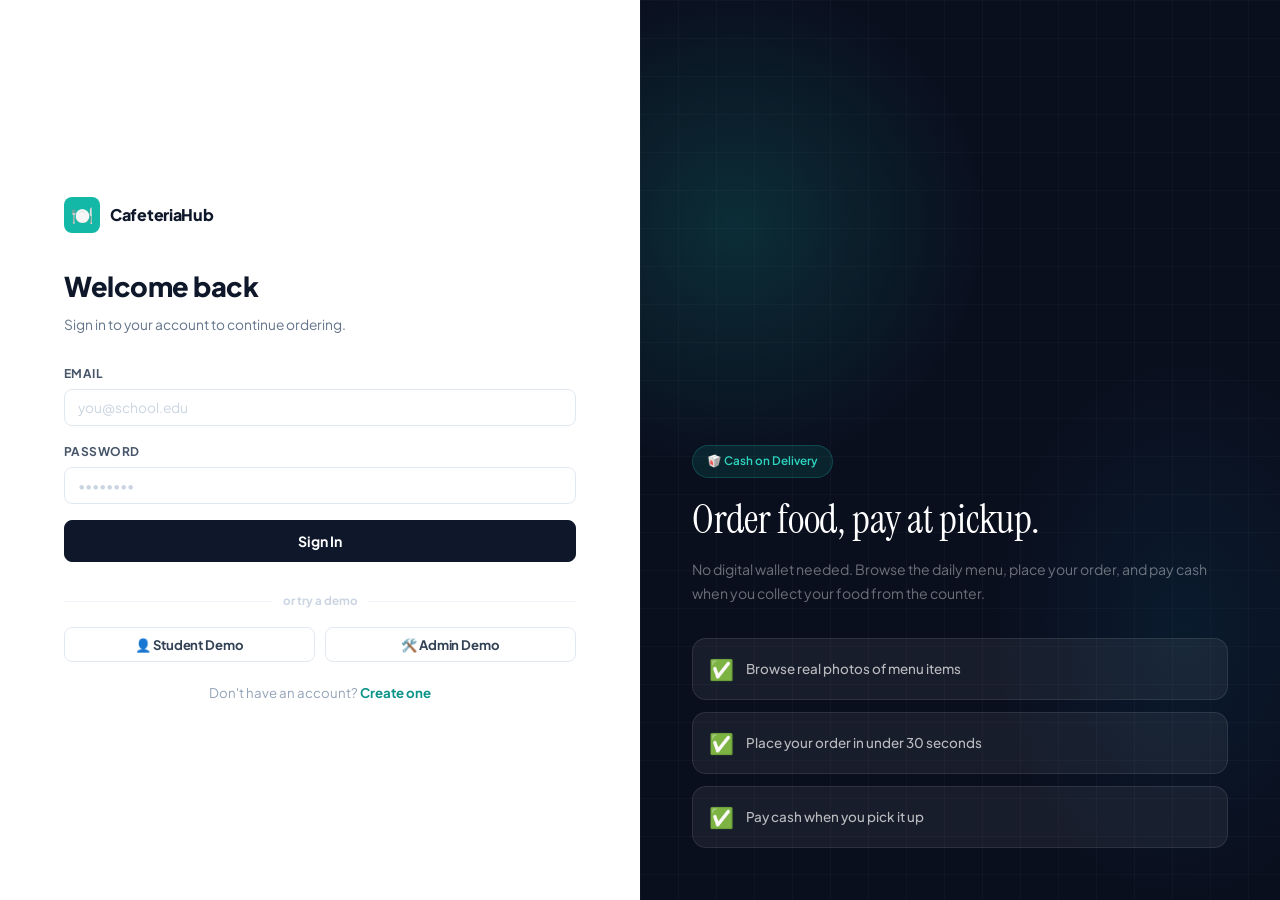
<file: student-dashboard.html>
<!DOCTYPE html>
<html lang="en">
<head>
  <meta charset="UTF-8"/>
  <meta name="viewport" content="width=device-width, initial-scale=1.0"/>
  <title>Student Portal — CafeteriaHub</title>
  <link rel="stylesheet" href="css/style.css"/>
</head>
<body>

<nav class="navbar">
  <div class="brand">
    <div class="brand-mark">🍽️</div>
    <div>CafeteriaHub <span class="brand-sub">Student Portal</span></div>
  </div>
  <div class="nav-right">
    <button class="cart-btn-nav" onclick="toggleCart()">
      🛒 Cart <span class="cbadge" id="cart-count">0</span>
    </button>
    <div class="nav-user-chip">
      <div class="avatar" id="av">?</div>
      <span id="nav-name">Student</span>
    </div>
  </div>
</nav>

<div class="app-shell">
  <aside class="sidebar">
    <div class="sidebar-section-label">Ordering</div>
    <div class="sidebar-item active" id="sb-menu" onclick="goTab('menu')"><span class="s-icon">🍽️</span> Browse Menu</div>
    <div class="sidebar-item" id="sb-orders" onclick="goTab('orders')"><span class="s-icon">📋</span> My Orders</div>
    <hr class="sidebar-divider"/>
    <div class="sidebar-section-label">Account</div>
    <div class="sidebar-item" id="sb-profile" onclick="goTab('profile')"><span class="s-icon">👤</span> My Profile</div>
    <a class="sidebar-item" href="logout.html" style="color:var(--rose-500)"><span class="s-icon">🚪</span> Sign Out</a>
  </aside>

  <main class="main">

    <!-- MENU TAB -->
    <div id="tab-menu" class="page">
      <div class="welcome-banner">
        <div>
          <div style="font-size:0.68rem;color:rgba(255,255,255,0.4);font-weight:800;letter-spacing:0.08em;text-transform:uppercase;margin-bottom:3px">Good day 👋</div>
          <div style="font-size:1.05rem;font-weight:800;letter-spacing:-0.3px" id="greet-name">Loading...</div>
          <div style="font-size:0.72rem;color:rgba(255,255,255,0.35);margin-top:2px" id="greet-id"></div>
        </div>
        <div style="display:flex;flex-direction:column;align-items:flex-end;gap:6px">
          <div style="background:rgba(20,184,166,0.2);border:1px solid rgba(20,184,166,0.35);border-radius:var(--r-sm);padding:5px 12px;font-size:0.74rem;font-weight:700;color:var(--teal-400)">💵 Cash on Delivery</div>
        </div>
      </div>

      <div style="display:flex;align-items:center;justify-content:space-between;flex-wrap:wrap;gap:12px;margin-bottom:14px">
        <div>
          <div class="page-title">Today's Menu</div>
          <div class="page-sub" id="menu-date-lbl"></div>
        </div>
        <div class="search-wrap">
          <span class="si">🔍</span>
          <input type="text" id="menu-q" placeholder="Search menu..." oninput="filterMenu()"/>
        </div>
      </div>

      <div class="chips" id="cat-chips">
        <div class="chip active" onclick="setCat(this,'All')">All</div>
        <div class="chip" onclick="setCat(this,'Rice Meals')">🍚 Rice Meals</div>
        <div class="chip" onclick="setCat(this,'Snacks')">🍟 Snacks</div>
        <div class="chip" onclick="setCat(this,'Drinks')">🥤 Drinks</div>
        <div class="chip" onclick="setCat(this,'Desserts')">🍮 Desserts</div>
        <div class="chip" onclick="setCat(this,'Soups')">🍲 Soups</div>
      </div>

      <div class="menu-grid" id="menu-grid"></div>
    </div>

    <!-- ORDERS TAB -->
    <div id="tab-orders" class="page" style="display:none">
      <div class="page-head">
        <div><div class="page-title">My Orders</div><div class="page-sub">Your order history</div></div>
      </div>

      <!-- Status legend -->
      <div style="display:flex;gap:8px;flex-wrap:wrap;margin-bottom:18px">
        <span class="badge badge-amber">Pending</span>
        <span class="badge badge-sky">Processing</span>
        <span class="badge badge-emerald">Ready for Pickup</span>
        <span class="badge badge-navy">Completed</span>
        <span class="badge badge-rose">Cancelled</span>
      </div>

      <div id="orders-list"></div>
    </div>

    <!-- PROFILE TAB -->
    <div id="tab-profile" class="page-sm" style="display:none">
      <div class="page-head">
        <div><div class="page-title">My Profile</div><div class="page-sub">Manage your account information</div></div>
      </div>
      <div class="card" style="margin-bottom:16px">
        <div class="card-body">
          <div style="display:flex;align-items:center;gap:14px;margin-bottom:20px">
            <div style="width:56px;height:56px;background:var(--teal-500);color:white;border-radius:50%;display:flex;align-items:center;justify-content:center;font-size:22px;font-weight:800" id="pro-av">?</div>
            <div>
              <div style="font-weight:800;font-size:1rem;color:var(--navy-900)" id="pro-name">—</div>
              <div style="font-size:0.78rem;color:var(--navy-500)" id="pro-email">—</div>
              <div style="margin-top:5px;display:flex;gap:6px;align-items:center">
                <span class="badge badge-navy" id="pro-id">—</span>
                <span class="badge badge-teal" id="pro-year"></span>
              </div>
            </div>
          </div>
          <div class="divider"></div>
          <div class="form-group"><label class="form-label">Full Name</label><input type="text" class="form-control" id="e-name"/></div>
          <div class="form-group"><label class="form-label">Email Address</label><input type="email" class="form-control" id="e-email"/></div>
          <div class="form-group">
            <label class="form-label">New Password <span style="font-weight:400;text-transform:none;font-size:0.72rem;color:var(--navy-400)">(leave blank to keep current)</span></label>
            <input type="password" class="form-control" id="e-pass" placeholder="••••••••"/>
          </div>
          <button class="btn btn-primary" onclick="saveProfile()">Save Changes</button>
        </div>
      </div>

      <!-- Quick stats -->
      <div class="card">
        <div class="card-head"><div class="card-title">Order Summary</div></div>
        <div class="card-body" id="profile-stats"></div>
      </div>
    </div>

  </main>
</div>

<!-- CART DRAWER -->
<div class="cart-drawer" id="cart-drawer">
  <div class="cart-drawer-head">
    <h3>🛒 Order Cart</h3>
    <button class="modal-close" style="background:rgba(255,255,255,0.1);color:white" onclick="toggleCart()">×</button>
  </div>
  <div class="cart-items-area" id="cart-items-area">
    <div class="empty"><div class="empty-icon">🛒</div><div class="empty-title">Cart is empty</div><div class="empty-sub">Add items from the menu</div></div>
  </div>
  <div class="cart-footer">
    <div class="cod-tag">💵 <span>Payment: <strong>Cash on Delivery</strong> — pay at pickup</span></div>
    <div class="cart-total-row"><span>Order Total</span><span id="cart-total">₱0.00</span></div>
    <button class="btn btn-amber btn-full btn-lg" onclick="placeOrder()">Confirm Order</button>
  </div>
</div>

<div id="toasts"></div>
<script src="js/app.js"></script>
<script>
let cart = [];
let activeCat = 'All';
let cUser = null;

const statusColor = {Pending:'badge-amber',Processing:'badge-sky',Ready:'badge-emerald',Completed:'badge-navy',Cancelled:'badge-rose'};

document.addEventListener('DOMContentLoaded', () => {
  cUser = JSON.parse(localStorage.getItem('ch_user'));
  if (!cUser || cUser.role !== 'student') { location.href = 'login.html'; return; }
  document.getElementById('av').textContent = cUser.name[0].toUpperCase();
  document.getElementById('nav-name').textContent = cUser.name.split(' ')[0];
  document.getElementById('greet-name').textContent = cUser.name;
  document.getElementById('greet-id').textContent = cUser.studentId ? 'ID: ' + cUser.studentId : '';
  document.getElementById('menu-date-lbl').textContent = new Date().toLocaleDateString('en-PH',{weekday:'long',year:'numeric',month:'long',day:'numeric'});
  renderMenu();
});

function getMenu() { return JSON.parse(localStorage.getItem('ch_menu') || '[]'); }

function renderMenu() {
  const q = (document.getElementById('menu-q')?.value || '').toLowerCase();
  let items = getMenu();
  if (activeCat !== 'All') items = items.filter(i => i.cat === activeCat);
  if (q) items = items.filter(i => i.name.toLowerCase().includes(q) || i.cat.toLowerCase().includes(q));
  const grid = document.getElementById('menu-grid');
  if (!items.length) {
    grid.innerHTML = '<div class="empty" style="grid-column:1/-1"><div class="empty-icon">🍽️</div><div class="empty-title">No items found</div><div class="empty-sub">Try a different category or search term</div></div>'; return;
  }
  grid.innerHTML = items.map(item => `
    <div class="menu-card">
      <div class="menu-card-img">
        ${item.img
          ? `<img src="${item.img}" alt="${item.name}"/>`
          : `<div class="menu-card-img-placeholder"><div class="ph-icon">🍽️</div><span>No photo</span></div>`}
        ${!item.available ? '<div class="menu-card-unavail-overlay">Unavailable</div>' : ''}
      </div>
      <div class="menu-card-body">
        <div class="menu-card-name">${item.name}</div>
        <div class="menu-card-cat">${item.cat}</div>
        ${item.desc ? `<div style="font-size:0.72rem;color:var(--navy-400);margin-bottom:8px;line-height:1.4">${item.desc}</div>` : ''}
        <div class="menu-card-footer">
          <div class="menu-price">₱${item.price}</div>
          <button class="add-btn" onclick="addToCart(${item.id})" ${!item.available?'disabled':''} title="Add to cart">+</button>
        </div>
      </div>
    </div>`).join('');
}

function filterMenu() { renderMenu(); }
function setCat(el, cat) {
  activeCat = cat;
  document.querySelectorAll('.chip').forEach(c => c.classList.remove('active'));
  el.classList.add('active');
  renderMenu();
}

function addToCart(id) {
  const item = getMenu().find(m => m.id === id);
  if (!item) return;
  const ex = cart.find(c => c.id === id);
  if (ex) ex.qty++; else cart.push({...item, qty: 1});
  updateCartUI();
  showToast(item.name + ' added to cart', 'ok');
}

function updateCartUI() {
  const count = cart.reduce((s,i) => s+i.qty, 0);
  const total = cart.reduce((s,i) => s+i.price*i.qty, 0);
  document.getElementById('cart-count').textContent = count;
  document.getElementById('cart-total').textContent = '₱' + total.toFixed(2);
  const area = document.getElementById('cart-items-area');
  if (!cart.length) {
    area.innerHTML = '<div class="empty"><div class="empty-icon">🛒</div><div class="empty-title">Cart is empty</div><div class="empty-sub">Add items from the menu to get started</div></div>'; return;
  }
  area.innerHTML = cart.map(item => `
    <div class="cart-item">
      <div class="cart-item-thumb">
        ${item.img ? `<img src="${item.img}" alt="${item.name}"/>` : `<div class="cart-item-thumb-ph">🍽️</div>`}
      </div>
      <div class="cart-item-info">
        <div class="cart-item-name">${item.name}</div>
        <div class="cart-item-price">₱${item.price} × ${item.qty} = ₱${(item.price*item.qty).toFixed(2)}</div>
      </div>
      <div class="qty-ctrl">
        <button class="qty-btn" onclick="changeQty(${item.id},-1)">−</button>
        <div class="qty-num">${item.qty}</div>
        <button class="qty-btn" onclick="changeQty(${item.id},1)">+</button>
      </div>
    </div>`).join('');
}

function changeQty(id, d) {
  const item = cart.find(c => c.id === id);
  if (!item) return;
  item.qty += d;
  if (item.qty <= 0) cart = cart.filter(c => c.id !== id);
  updateCartUI();
}

function toggleCart() { document.getElementById('cart-drawer').classList.toggle('open'); }

function placeOrder() {
  if (!cart.length) { showToast('Your cart is empty!', 'err'); return; }
  const orders = JSON.parse(localStorage.getItem('ch_orders') || '[]');
  const order = {
    id: 'ORD-' + Date.now(),
    studentId: cUser.id,
    studentName: cUser.name,
    studentCode: cUser.studentId,
    items: cart.map(i => ({id:i.id,name:i.name,price:i.price,qty:i.qty,img:i.img||null})),
    total: cart.reduce((s,i) => s+i.price*i.qty, 0),
    status: 'Pending',
    payment: 'Cash on Delivery',
    createdAt: new Date().toISOString()
  };
  orders.push(order);
  localStorage.setItem('ch_orders', JSON.stringify(orders));
  cart = [];
  updateCartUI();
  toggleCart();
  showToast('Order placed! Pay cash at pickup. 💵', 'ok');
}

function goTab(t) {
  ['menu','orders','profile'].forEach(x => {
    document.getElementById('tab-'+x).style.display = x===t ? '' : 'none';
    document.getElementById('sb-'+x)?.classList.toggle('active', x===t);
  });
  if (t === 'orders') renderOrders();
  if (t === 'profile') loadProfile();
}

function renderOrders() {
  const orders = JSON.parse(localStorage.getItem('ch_orders') || '[]').filter(o => o.studentId === cUser.id).reverse();
  const list = document.getElementById('orders-list');
  if (!orders.length) {
    list.innerHTML = '<div class="empty"><div class="empty-icon">📋</div><div class="empty-title">No orders yet</div><div class="empty-sub">Place your first order from the menu</div></div>'; return;
  }
  list.innerHTML = orders.map(o => `
    <div class="order-card">
      <div class="order-card-head">
        <div>
          <div class="order-id">${o.id}</div>
          <div class="order-time">${new Date(o.createdAt).toLocaleString('en-PH',{dateStyle:'medium',timeStyle:'short'})}</div>
        </div>
        <span class="badge ${statusColor[o.status]||'badge-navy'}">${o.status === 'Ready' ? '✅ Ready for Pickup' : o.status}</span>
      </div>
      <div class="order-card-body">
        ${o.items.map(i=>`<div class="order-item-row"><span>${i.name} × ${i.qty}</span><span style="font-weight:600">₱${(i.price*i.qty).toFixed(2)}</span></div>`).join('')}
      </div>
      <div class="order-card-foot">
        <div class="order-total">₱${o.total.toFixed(2)}</div>
        <span class="cod-pill">💵 Cash on Delivery</span>
      </div>
    </div>`).join('');
}

function loadProfile() {
  const users = JSON.parse(localStorage.getItem('ch_users') || '[]');
  cUser = users.find(u => u.id === cUser.id) || cUser;
  document.getElementById('pro-av').textContent = cUser.name[0].toUpperCase();
  document.getElementById('pro-name').textContent = cUser.name;
  document.getElementById('pro-email').textContent = cUser.email;
  document.getElementById('pro-id').textContent = cUser.studentId || 'No Student ID';
  const yearEl = document.getElementById('pro-year');
  if (cUser.yearLevel) { yearEl.textContent = cUser.yearLevel; yearEl.style.display=''; } else { yearEl.style.display='none'; }
  document.getElementById('e-name').value = cUser.name;
  document.getElementById('e-email').value = cUser.email;

  // Profile order stats
  const orders = JSON.parse(localStorage.getItem('ch_orders') || '[]').filter(o => o.studentId === cUser.id);
  const completed = orders.filter(o => o.status === 'Completed');
  const spent = completed.reduce((s,o) => s+o.total, 0);
  document.getElementById('profile-stats').innerHTML = `
    <div style="display:grid;grid-template-columns:1fr 1fr 1fr;gap:12px">
      <div style="text-align:center;padding:14px;background:var(--navy-50);border-radius:var(--r-md)">
        <div style="font-size:1.5rem;font-weight:800;color:var(--navy-900)">${orders.length}</div>
        <div style="font-size:0.7rem;font-weight:700;text-transform:uppercase;letter-spacing:0.06em;color:var(--navy-400);margin-top:3px">Total Orders</div>
      </div>
      <div style="text-align:center;padding:14px;background:var(--emerald-50);border-radius:var(--r-md)">
        <div style="font-size:1.5rem;font-weight:800;color:var(--emerald-600)">${completed.length}</div>
        <div style="font-size:0.7rem;font-weight:700;text-transform:uppercase;letter-spacing:0.06em;color:var(--emerald-600);margin-top:3px">Completed</div>
      </div>
      <div style="text-align:center;padding:14px;background:var(--teal-50);border-radius:var(--r-md)">
        <div style="font-size:1.5rem;font-weight:800;color:var(--teal-600)">₱${spent.toFixed(0)}</div>
        <div style="font-size:0.7rem;font-weight:700;text-transform:uppercase;letter-spacing:0.06em;color:var(--teal-600);margin-top:3px">Total Spent</div>
      </div>
    </div>
  `;
}

function saveProfile() {
  const name = document.getElementById('e-name').value.trim();
  const email = document.getElementById('e-email').value.trim();
  const pass = document.getElementById('e-pass').value;
  if (!name || !email) { showToast('Name and email are required', 'err'); return; }
  const users = JSON.parse(localStorage.getItem('ch_users') || '[]');
  const idx = users.findIndex(u => u.id === cUser.id);
  if (idx < 0) { showToast('Account not found', 'err'); return; }
  users[idx].name = name; users[idx].email = email;
  if (pass) users[idx].password = pass;
  localStorage.setItem('ch_users', JSON.stringify(users));
  cUser = users[idx]; localStorage.setItem('ch_user', JSON.stringify(cUser));
  document.getElementById('av').textContent = cUser.name[0].toUpperCase();
  document.getElementById('nav-name').textContent = cUser.name.split(' ')[0];
  document.getElementById('greet-name').textContent = cUser.name;
  loadProfile();
  showToast('Profile updated successfully!', 'ok');
}
</script>
</body>
</html>
</file>
<file: css/style.css>
@import url('https://fonts.googleapis.com/css2?family=Plus+Jakarta+Sans:wght@300;400;500;600;700;800&family=Instrument+Serif:ital@0;1&display=swap');

:root {
  --navy-950: #0a0f1e;
  --navy-900: #0f172a;
  --navy-800: #1e293b;
  --navy-700: #334155;
  --navy-600: #475569;
  --navy-500: #64748b;
  --navy-400: #94a3b8;
  --navy-300: #cbd5e1;
  --navy-200: #e2e8f0;
  --navy-100: #f1f5f9;
  --navy-50:  #f8fafc;

  --teal-600: #0d9488;
  --teal-500: #14b8a6;
  --teal-400: #2dd4bf;
  --teal-100: #ccfbf1;
  --teal-50:  #f0fdfa;

  --sky-600:  #0284c7;
  --sky-500:  #0ea5e9;
  --sky-100:  #e0f2fe;

  --emerald-600: #059669;
  --emerald-500: #10b981;
  --emerald-100: #d1fae5;
  --emerald-50:  #ecfdf5;

  --rose-600: #e11d48;
  --rose-500: #f43f5e;
  --rose-100: #ffe4e6;

  --amber-600: #d97706;
  --amber-500: #f59e0b;
  --amber-100: #fef3c7;
  --amber-50:  #fffbeb;

  --white: #ffffff;

  --shadow-xs: 0 1px 2px rgba(10,15,30,0.06);
  --shadow-sm: 0 2px 6px rgba(10,15,30,0.08), 0 1px 3px rgba(10,15,30,0.04);
  --shadow-md: 0 6px 18px rgba(10,15,30,0.10), 0 2px 6px rgba(10,15,30,0.05);
  --shadow-lg: 0 16px 38px rgba(10,15,30,0.14), 0 4px 12px rgba(10,15,30,0.06);
  --shadow-xl: 0 28px 56px rgba(10,15,30,0.20);

  --r-xs:  4px;
  --r-sm:  8px;
  --r-md:  10px;
  --r-lg:  14px;
  --r-xl:  20px;
  --r-2xl: 28px;
  --r-full: 9999px;

  --font: 'Plus Jakarta Sans', sans-serif;
  --font-serif: 'Instrument Serif', serif;
  --ease: cubic-bezier(0.4, 0, 0.2, 1);
  --t: all 0.18s var(--ease);
}

*, *::before, *::after { box-sizing: border-box; margin: 0; padding: 0; }
html { scroll-behavior: smooth; }
body {
  font-family: var(--font);
  background: var(--navy-100);
  color: var(--navy-800);
  min-height: 100vh;
  line-height: 1.6;
  -webkit-font-smoothing: antialiased;
}
a { text-decoration: none; color: inherit; }
img { max-width: 100%; display: block; object-fit: cover; }
ul { list-style: none; }
button { cursor: pointer; font-family: var(--font); }
input, select, textarea { font-family: var(--font); }

::-webkit-scrollbar { width: 4px; height: 4px; }
::-webkit-scrollbar-track { background: transparent; }
::-webkit-scrollbar-thumb { background: var(--navy-300); border-radius: var(--r-full); }

/* ======== NAVBAR ======== */
.navbar {
  height: 60px;
  background: var(--navy-900);
  border-bottom: 1px solid rgba(255,255,255,0.07);
  display: flex;
  align-items: center;
  justify-content: space-between;
  padding: 0 28px;
  position: sticky;
  top: 0;
  z-index: 300;
}
.brand {
  display: flex;
  align-items: center;
  gap: 10px;
  font-weight: 700;
  font-size: 1rem;
  letter-spacing: -0.3px;
  color: var(--white);
}
.brand-mark {
  width: 32px; height: 32px;
  background: var(--teal-500);
  border-radius: var(--r-sm);
  display: flex; align-items: center; justify-content: center;
  font-size: 16px;
  flex-shrink: 0;
}
.brand-sub {
  font-size: 0.62rem;
  font-weight: 500;
  color: var(--navy-400);
  display: block;
  letter-spacing: 0.04em;
  text-transform: uppercase;
}
.nav-right { display: flex; align-items: center; gap: 10px; }
.nav-user-chip {
  display: flex;
  align-items: center;
  gap: 8px;
  background: rgba(255,255,255,0.07);
  border: 1px solid rgba(255,255,255,0.1);
  border-radius: var(--r-full);
  padding: 4px 12px 4px 5px;
  font-size: 0.78rem;
  font-weight: 600;
  color: var(--navy-200);
}
.avatar {
  width: 30px; height: 30px;
  background: var(--teal-500);
  color: var(--white);
  border-radius: 50%;
  display: flex; align-items: center; justify-content: center;
  font-size: 11px;
  font-weight: 700;
  cursor: pointer;
  flex-shrink: 0;
}

/* ======== BUTTONS ======== */
.btn {
  display: inline-flex;
  align-items: center;
  justify-content: center;
  gap: 7px;
  padding: 8px 18px;
  border-radius: var(--r-sm);
  font-size: 0.82rem;
  font-weight: 700;
  border: 1.5px solid transparent;
  transition: var(--t);
  cursor: pointer;
  white-space: nowrap;
  letter-spacing: -0.1px;
}
.btn-primary { background: var(--teal-500); color: var(--white); border-color: var(--teal-500); }
.btn-primary:hover { background: var(--teal-600); border-color: var(--teal-600); transform: translateY(-1px); box-shadow: 0 4px 14px rgba(20,184,166,0.35); }
.btn-dark { background: var(--navy-900); color: var(--white); border-color: var(--navy-900); }
.btn-dark:hover { background: var(--navy-800); border-color: var(--navy-800); transform: translateY(-1px); box-shadow: var(--shadow-md); }
.btn-outline { background: var(--white); color: var(--navy-700); border-color: var(--navy-200); }
.btn-outline:hover { background: var(--navy-50); border-color: var(--navy-300); }
.btn-outline-white { background: transparent; color: var(--white); border-color: rgba(255,255,255,0.3); }
.btn-outline-white:hover { background: rgba(255,255,255,0.1); }
.btn-danger { background: var(--rose-600); color: var(--white); border-color: var(--rose-600); }
.btn-danger:hover { background: #be123c; }
.btn-success { background: var(--emerald-600); color: var(--white); border-color: var(--emerald-600); }
.btn-ghost { background: transparent; color: var(--navy-500); border-color: transparent; }
.btn-ghost:hover { background: var(--navy-100); color: var(--navy-700); }
.btn-amber { background: var(--amber-500); color: var(--white); border-color: var(--amber-500); }
.btn-amber:hover { background: var(--amber-600); transform: translateY(-1px); }
.btn-sm { padding: 5px 12px; font-size: 0.76rem; }
.btn-lg { padding: 11px 26px; font-size: 0.88rem; }
.btn-full { width: 100%; }
.btn:disabled { opacity: 0.4; pointer-events: none; }

/* ======== FORMS ======== */
.form-group { margin-bottom: 16px; }
.form-label {
  display: block;
  font-size: 0.75rem;
  font-weight: 700;
  color: var(--navy-600);
  margin-bottom: 6px;
  letter-spacing: 0.04em;
  text-transform: uppercase;
}
.form-control {
  width: 100%;
  padding: 9px 13px;
  border: 1.5px solid var(--navy-200);
  border-radius: var(--r-sm);
  font-size: 0.86rem;
  color: var(--navy-800);
  background: var(--white);
  transition: var(--t);
  outline: none;
}
.form-control:focus { border-color: var(--teal-500); box-shadow: 0 0 0 3px rgba(20,184,166,0.15); }
.form-control::placeholder { color: var(--navy-300); }
select.form-control {
  appearance: none;
  background-image: url("data:image/svg+xml,%3Csvg xmlns='http://www.w3.org/2000/svg' width='12' height='12' viewBox='0 0 12 12'%3E%3Cpath fill='%2364748b' d='M6 8L1 3h10z'/%3E%3C/svg%3E");
  background-repeat: no-repeat;
  background-position: right 12px center;
  padding-right: 34px;
}
.form-hint { font-size: 0.72rem; color: var(--navy-400); margin-top: 4px; }
.form-error { font-size: 0.72rem; color: var(--rose-600); margin-top: 4px; }

/* Image Upload */
.img-upload-box {
  border: 2px dashed var(--navy-200);
  border-radius: var(--r-md);
  padding: 24px;
  text-align: center;
  cursor: pointer;
  transition: var(--t);
  position: relative;
  overflow: hidden;
  background: var(--navy-50);
}
.img-upload-box:hover { border-color: var(--teal-400); background: var(--teal-50); }
.img-upload-box.has-img { border-style: solid; padding: 0; }
.img-upload-box input[type="file"] { position: absolute; inset: 0; opacity: 0; cursor: pointer; width: 100%; height: 100%; }
.img-upload-box img { width: 100%; height: 160px; object-fit: cover; border-radius: calc(var(--r-md) - 2px); }
.img-upload-placeholder { color: var(--navy-400); font-size: 0.82rem; }
.img-upload-placeholder .upload-icon { font-size: 28px; margin-bottom: 8px; }
.img-upload-overlay {
  position: absolute; inset: 0;
  background: rgba(10,15,30,0.6);
  display: flex; align-items: center; justify-content: center;
  opacity: 0; transition: var(--t);
  border-radius: calc(var(--r-md) - 2px);
  color: white; font-size: 0.82rem; font-weight: 600;
}
.img-upload-box.has-img:hover .img-upload-overlay { opacity: 1; }

/* ======== LAYOUT ======== */
.app-shell { display: flex; min-height: calc(100vh - 60px); }
.sidebar {
  width: 230px;
  min-width: 230px;
  background: var(--navy-900);
  border-right: 1px solid rgba(255,255,255,0.06);
  padding: 20px 14px;
  display: flex;
  flex-direction: column;
  gap: 2px;
  position: sticky;
  top: 60px;
  height: calc(100vh - 60px);
  overflow-y: auto;
}
.sidebar-section-label {
  font-size: 0.6rem;
  font-weight: 800;
  text-transform: uppercase;
  letter-spacing: 0.12em;
  color: var(--navy-600);
  padding: 14px 10px 5px;
}
.sidebar-item {
  display: flex;
  align-items: center;
  gap: 10px;
  padding: 8px 12px;
  border-radius: var(--r-md);
  font-size: 0.82rem;
  font-weight: 600;
  color: var(--navy-400);
  transition: var(--t);
  cursor: pointer;
  position: relative;
}
.sidebar-item:hover { background: rgba(255,255,255,0.06); color: var(--navy-100); }
.sidebar-item.active { background: var(--teal-500); color: var(--white); }
.sidebar-item.active .s-icon { opacity: 1; }
.sidebar-item .s-icon { font-size: 14px; flex-shrink: 0; opacity: 0.7; }
.sidebar-badge {
  margin-left: auto;
  background: var(--rose-600);
  color: white;
  font-size: 10px;
  font-weight: 700;
  min-width: 18px; height: 18px;
  border-radius: var(--r-full);
  display: flex; align-items: center; justify-content: center;
  padding: 0 4px;
}
.sidebar-divider { border: none; border-top: 1px solid rgba(255,255,255,0.06); margin: 10px 0; }
.main { flex: 1; background: var(--navy-100); overflow-y: auto; }
.page { padding: 28px 32px; max-width: 1200px; }
.page-sm { padding: 28px 32px; max-width: 700px; }

/* ======== PAGE HEADERS ======== */
.page-head { margin-bottom: 24px; display: flex; align-items: flex-start; justify-content: space-between; gap: 16px; flex-wrap: wrap; }
.page-title { font-size: 1.3rem; font-weight: 800; color: var(--navy-900); letter-spacing: -0.5px; }
.page-sub { font-size: 0.8rem; color: var(--navy-500); margin-top: 3px; }

/* ======== CARDS ======== */
.card {
  background: var(--white);
  border-radius: var(--r-lg);
  border: 1px solid var(--navy-200);
  box-shadow: var(--shadow-sm);
  overflow: hidden;
}
.card-head {
  padding: 16px 20px;
  border-bottom: 1px solid var(--navy-100);
  display: flex; align-items: center; justify-content: space-between;
}
.card-title { font-size: 0.88rem; font-weight: 800; color: var(--navy-900); letter-spacing: -0.2px; }
.card-body { padding: 20px; }
.card-foot { padding: 14px 20px; border-top: 1px solid var(--navy-100); background: var(--navy-50); }

/* ======== STAT CARDS ======== */
.stat-grid { display: grid; grid-template-columns: repeat(auto-fit, minmax(175px,1fr)); gap: 14px; margin-bottom: 24px; }
.stat {
  background: var(--white);
  border: 1px solid var(--navy-200);
  border-radius: var(--r-lg);
  padding: 18px 20px;
  box-shadow: var(--shadow-sm);
  transition: var(--t);
  position: relative;
  overflow: hidden;
}
.stat::before {
  content: '';
  position: absolute;
  top: 0; left: 0; right: 0;
  height: 3px;
  border-radius: var(--r-lg) var(--r-lg) 0 0;
}
.stat.teal::before { background: var(--teal-500); }
.stat.sky::before { background: var(--sky-500); }
.stat.emerald::before { background: var(--emerald-500); }
.stat.amber::before { background: var(--amber-500); }
.stat.rose::before { background: var(--rose-500); }
.stat:hover { transform: translateY(-2px); box-shadow: var(--shadow-md); }
.stat-icon-wrap {
  width: 36px; height: 36px;
  border-radius: var(--r-sm);
  display: flex; align-items: center; justify-content: center;
  font-size: 16px;
  margin-bottom: 14px;
}
.stat-icon-wrap.teal { background: var(--teal-100); }
.stat-icon-wrap.sky { background: var(--sky-100); }
.stat-icon-wrap.emerald { background: var(--emerald-100); }
.stat-icon-wrap.amber { background: var(--amber-100); }
.stat-icon-wrap.rose { background: var(--rose-100); }
.stat-lbl { font-size: 0.68rem; font-weight: 700; text-transform: uppercase; letter-spacing: 0.08em; color: var(--navy-400); margin-bottom: 5px; }
.stat-val { font-size: 1.8rem; font-weight: 800; color: var(--navy-900); letter-spacing: -1px; line-height: 1; }
.stat-note { font-size: 0.7rem; color: var(--navy-400); margin-top: 6px; }

/* ======== MENU CARDS ======== */
.menu-grid { display: grid; grid-template-columns: repeat(auto-fill, minmax(195px,1fr)); gap: 14px; }
.menu-card {
  background: var(--white);
  border: 1px solid var(--navy-200);
  border-radius: var(--r-lg);
  overflow: hidden;
  transition: var(--t);
  box-shadow: var(--shadow-sm);
}
.menu-card:hover { transform: translateY(-3px); box-shadow: var(--shadow-lg); border-color: var(--navy-300); }
.menu-card-img {
  width: 100%; height: 138px;
  background: var(--navy-100);
  display: flex; align-items: center; justify-content: center;
  overflow: hidden; position: relative;
}
.menu-card-img img { width: 100%; height: 100%; object-fit: cover; transition: transform 0.4s var(--ease); }
.menu-card:hover .menu-card-img img { transform: scale(1.04); }
.menu-card-img-placeholder { display: flex; flex-direction: column; align-items: center; gap: 6px; color: var(--navy-300); font-size: 0.72rem; }
.menu-card-img-placeholder .ph-icon { font-size: 32px; }
.menu-card-unavail-overlay {
  position: absolute; inset: 0;
  background: rgba(10,15,30,0.6);
  display: flex; align-items: center; justify-content: center;
  color: white; font-size: 0.72rem; font-weight: 700;
  letter-spacing: 0.06em; text-transform: uppercase;
}
.menu-card-body { padding: 12px 14px 14px; }
.menu-card-name { font-weight: 700; font-size: 0.86rem; color: var(--navy-900); margin-bottom: 2px; line-height: 1.3; }
.menu-card-cat { font-size: 0.7rem; color: var(--navy-400); font-weight: 600; margin-bottom: 10px; }
.menu-card-footer { display: flex; align-items: center; justify-content: space-between; }
.menu-price { font-size: 1rem; font-weight: 800; color: var(--navy-900); }
.add-btn {
  width: 28px; height: 28px;
  background: var(--navy-900);
  color: var(--white);
  border: none;
  border-radius: var(--r-sm);
  display: flex; align-items: center; justify-content: center;
  font-size: 17px; line-height: 1;
  transition: var(--t); flex-shrink: 0;
}
.add-btn:hover { background: var(--teal-500); transform: scale(1.1); }
.add-btn:disabled { background: var(--navy-200); color: var(--navy-400); transform: none; }

/* ======== BADGES ======== */
.badge {
  display: inline-flex;
  align-items: center;
  gap: 4px;
  padding: 3px 8px;
  border-radius: var(--r-full);
  font-size: 0.68rem;
  font-weight: 700;
  letter-spacing: 0.04em;
}
.badge-teal { background: var(--teal-100); color: var(--teal-600); }
.badge-emerald { background: var(--emerald-100); color: var(--emerald-600); }
.badge-rose { background: var(--rose-100); color: var(--rose-600); }
.badge-amber { background: var(--amber-100); color: var(--amber-600); }
.badge-sky { background: var(--sky-100); color: var(--sky-600); }
.badge-navy { background: var(--navy-100); color: var(--navy-600); }
.badge-green { background: var(--emerald-100); color: var(--emerald-600); }
.badge-red { background: var(--rose-100); color: var(--rose-600); }
.badge-stone { background: var(--navy-100); color: var(--navy-600); }
.badge-blue { background: var(--sky-100); color: var(--sky-600); }

/* ======== TABLE ======== */
.tbl-wrap { overflow-x: auto; }
table { width: 100%; border-collapse: collapse; }
thead tr { background: var(--navy-50); }
th {
  text-align: left;
  padding: 10px 16px;
  font-size: 0.66rem;
  font-weight: 800;
  text-transform: uppercase;
  letter-spacing: 0.08em;
  color: var(--navy-500);
  border-bottom: 1px solid var(--navy-200);
  white-space: nowrap;
}
td {
  padding: 12px 16px;
  font-size: 0.83rem;
  color: var(--navy-700);
  border-bottom: 1px solid var(--navy-100);
  vertical-align: middle;
}
tbody tr:hover { background: var(--navy-50); }
tbody tr:last-child td { border-bottom: none; }

/* ======== MODAL ======== */
.overlay {
  position: fixed; inset: 0;
  background: rgba(10,15,30,0.6);
  backdrop-filter: blur(6px);
  z-index: 500;
  display: flex; align-items: center; justify-content: center;
  opacity: 0; pointer-events: none;
  transition: opacity 0.22s;
  padding: 20px;
}
.overlay.show { opacity: 1; pointer-events: all; }
.modal {
  background: var(--white);
  border-radius: var(--r-2xl);
  padding: 26px;
  width: 100%;
  max-width: 500px;
  max-height: 90vh;
  overflow-y: auto;
  box-shadow: var(--shadow-xl);
  transform: translateY(20px) scale(0.98);
  transition: transform 0.25s var(--ease);
}
.overlay.show .modal { transform: translateY(0) scale(1); }
.modal-head { display: flex; align-items: center; justify-content: space-between; margin-bottom: 20px; }
.modal-title { font-size: 1rem; font-weight: 800; color: var(--navy-900); letter-spacing: -0.3px; }
.modal-close {
  width: 28px; height: 28px;
  background: var(--navy-100);
  border: none; border-radius: 50%;
  display: flex; align-items: center; justify-content: center;
  font-size: 15px; color: var(--navy-500);
  transition: var(--t); cursor: pointer;
}
.modal-close:hover { background: var(--navy-200); color: var(--navy-800); }

/* ======== CART DRAWER ======== */
.cart-drawer {
  position: fixed;
  right: 0; top: 60px; bottom: 0;
  width: 340px;
  background: var(--white);
  border-left: 1px solid var(--navy-200);
  box-shadow: var(--shadow-lg);
  z-index: 250;
  transform: translateX(105%);
  transition: transform 0.3s var(--ease);
  display: flex; flex-direction: column;
}
.cart-drawer.open { transform: translateX(0); }
.cart-drawer-head {
  padding: 16px 18px;
  border-bottom: 1px solid var(--navy-100);
  display: flex; align-items: center; justify-content: space-between;
  background: var(--navy-900);
}
.cart-drawer-head h3 { font-size: 0.9rem; font-weight: 700; color: var(--white); }
.cart-items-area { flex: 1; overflow-y: auto; padding: 12px 14px; }
.cart-item {
  display: flex; align-items: center; gap: 12px;
  padding: 10px 0;
  border-bottom: 1px solid var(--navy-100);
}
.cart-item-thumb {
  width: 46px; height: 46px;
  background: var(--navy-100);
  border-radius: var(--r-sm);
  overflow: hidden; flex-shrink: 0;
}
.cart-item-thumb img { width: 100%; height: 100%; object-fit: cover; }
.cart-item-thumb-ph { width: 100%; height: 100%; display: flex; align-items: center; justify-content: center; font-size: 20px; }
.cart-item-info { flex: 1; min-width: 0; }
.cart-item-name { font-weight: 700; font-size: 0.82rem; color: var(--navy-900); white-space: nowrap; overflow: hidden; text-overflow: ellipsis; }
.cart-item-price { font-size: 0.75rem; color: var(--navy-400); }
.qty-ctrl { display: flex; align-items: center; gap: 5px; }
.qty-btn {
  width: 22px; height: 22px;
  background: var(--navy-100);
  border: none; border-radius: var(--r-xs);
  font-size: 13px;
  display: flex; align-items: center; justify-content: center;
  transition: var(--t); color: var(--navy-700); font-weight: 700;
}
.qty-btn:hover { background: var(--navy-900); color: white; }
.qty-num { font-size: 0.82rem; font-weight: 700; color: var(--navy-800); min-width: 16px; text-align: center; }
.cart-footer { padding: 14px 18px; border-top: 1px solid var(--navy-100); }
.cod-tag {
  display: flex; align-items: center; gap: 8px;
  background: var(--amber-50);
  border: 1px solid var(--amber-100);
  border-radius: var(--r-sm);
  padding: 8px 12px;
  margin-bottom: 12px;
  font-size: 0.76rem; font-weight: 600;
  color: var(--amber-600);
}
.cart-total-row {
  display: flex; justify-content: space-between; align-items: center;
  margin-bottom: 12px;
  font-weight: 800; font-size: 0.98rem;
  color: var(--navy-900);
}

/* ======== SEARCH & FILTER ======== */
.search-wrap { position: relative; display: inline-flex; align-items: center; }
.search-wrap input {
  padding: 8px 14px 8px 36px;
  border: 1.5px solid var(--navy-200);
  border-radius: var(--r-full);
  font-size: 0.82rem;
  background: var(--white);
  outline: none; transition: var(--t);
  width: 220px; color: var(--navy-800);
}
.search-wrap input:focus { border-color: var(--teal-500); width: 260px; box-shadow: 0 0 0 3px rgba(20,184,166,0.12); }
.search-wrap .si { position: absolute; left: 12px; color: var(--navy-400); font-size: 13px; pointer-events: none; }
.chips { display: flex; gap: 6px; flex-wrap: wrap; margin-bottom: 18px; }
.chip {
  padding: 5px 14px;
  border-radius: var(--r-full);
  border: 1.5px solid var(--navy-200);
  font-size: 0.76rem; font-weight: 600;
  color: var(--navy-500); background: var(--white);
  cursor: pointer; transition: var(--t);
}
.chip:hover { border-color: var(--teal-400); color: var(--teal-600); }
.chip.active { background: var(--navy-900); color: var(--white); border-color: var(--navy-900); }

/* ======== ORDER CARDS ======== */
.order-card {
  background: var(--white);
  border: 1px solid var(--navy-200);
  border-radius: var(--r-lg);
  overflow: hidden;
  margin-bottom: 12px;
  box-shadow: var(--shadow-sm);
  transition: var(--t);
}
.order-card:hover { box-shadow: var(--shadow-md); }
.order-card-head {
  padding: 12px 16px;
  border-bottom: 1px solid var(--navy-100);
  display: flex; align-items: center; justify-content: space-between;
  background: var(--navy-50);
}
.order-id { font-weight: 800; font-size: 0.85rem; color: var(--navy-900); font-variant-numeric: tabular-nums; }
.order-time { font-size: 0.7rem; color: var(--navy-400); margin-top: 2px; }
.order-card-body { padding: 12px 16px; }
.order-item-row { display: flex; justify-content: space-between; font-size: 0.82rem; padding: 3px 0; color: var(--navy-700); }
.order-card-foot { padding: 10px 16px; border-top: 1px solid var(--navy-100); background: var(--navy-50); display: flex; align-items: center; justify-content: space-between; }
.order-total { font-weight: 800; font-size: 0.88rem; color: var(--navy-900); }
.cod-pill { font-size: 0.68rem; font-weight: 700; background: var(--amber-100); color: var(--amber-600); padding: 3px 9px; border-radius: var(--r-full); }

/* ======== AUTH ======== */
.auth-wrap {
  min-height: 100vh;
  display: grid;
  grid-template-columns: 1fr 1fr;
}
.auth-form-side {
  display: flex; flex-direction: column; justify-content: center;
  padding: 52px 64px;
  background: var(--white); overflow-y: auto;
}
.auth-art-side {
  background: var(--navy-950);
  display: flex; flex-direction: column; justify-content: flex-end;
  padding: 52px; position: relative; overflow: hidden;
}
.auth-art-bg {
  position: absolute; inset: 0;
  background:
    radial-gradient(ellipse 65% 45% at 15% 25%, rgba(20,184,166,0.18) 0%, transparent 60%),
    radial-gradient(ellipse 50% 50% at 85% 70%, rgba(14,165,233,0.08) 0%, transparent 60%);
}
.auth-art-grid {
  position: absolute; inset: 0;
  background-image: linear-gradient(rgba(255,255,255,0.025) 1px, transparent 1px),
                    linear-gradient(90deg, rgba(255,255,255,0.025) 1px, transparent 1px);
  background-size: 38px 38px;
}
.auth-art-dots {
  position: absolute; inset: 0;
  background-image: radial-gradient(rgba(20,184,166,0.15) 1px, transparent 1px);
  background-size: 28px 28px;
}
.auth-art-content { position: relative; z-index: 2; }
.auth-art-tag {
  display: inline-flex; align-items: center; gap: 7px;
  background: rgba(20,184,166,0.12);
  border: 1px solid rgba(20,184,166,0.25);
  border-radius: var(--r-full);
  padding: 6px 14px;
  font-size: 0.73rem; font-weight: 600;
  color: var(--teal-400); margin-bottom: 18px;
}
.auth-art-title {
  font-family: var(--font-serif);
  font-size: 2.5rem; color: var(--white);
  line-height: 1.18; letter-spacing: -0.3px;
  margin-bottom: 14px;
}
.auth-art-sub { font-size: 0.88rem; color: rgba(255,255,255,0.4); line-height: 1.75; }
.auth-logo { display: flex; align-items: center; gap: 10px; margin-bottom: 32px; }
.auth-logo-icon { width: 36px; height: 36px; background: var(--teal-500); border-radius: var(--r-sm); display: flex; align-items: center; justify-content: center; font-size: 18px; }
.auth-logo-name { font-weight: 800; font-size: 1rem; color: var(--navy-900); letter-spacing: -0.3px; }
.auth-logo-sub { font-size: 0.65rem; font-weight: 500; color: var(--navy-400); text-transform: uppercase; letter-spacing: 0.06em; }
.auth-title { font-size: 1.7rem; font-weight: 800; color: var(--navy-900); letter-spacing: -0.5px; margin-bottom: 5px; }
.auth-sub { font-size: 0.86rem; color: var(--navy-500); margin-bottom: 28px; }
.auth-footer { text-align: center; margin-top: 20px; font-size: 0.83rem; color: var(--navy-400); }
.auth-footer a { color: var(--teal-600); font-weight: 700; }
.auth-divider { display: flex; align-items: center; gap: 10px; margin: 16px 0; font-size: 0.73rem; font-weight: 700; color: var(--navy-300); }
.auth-divider::before, .auth-divider::after { content: ''; flex: 1; height: 1px; background: var(--navy-100); }
.role-pick { display: grid; grid-template-columns: 1fr 1fr; gap: 10px; margin-bottom: 18px; }
.role-opt {
  border: 2px solid var(--navy-200);
  border-radius: var(--r-lg);
  padding: 14px; text-align: center;
  cursor: pointer; transition: var(--t); background: var(--white);
}
.role-opt:hover { border-color: var(--teal-400); }
.role-opt.on { border-color: var(--teal-500); background: var(--teal-50); }
.role-opt-icon { font-size: 22px; margin-bottom: 5px; }
.role-opt-name { font-size: 0.8rem; font-weight: 700; color: var(--navy-700); }

/* ======== ALERTS ======== */
.alert { padding: 10px 14px; border-radius: var(--r-sm); font-size: 0.83rem; font-weight: 500; display: flex; align-items: flex-start; gap: 9px; margin-bottom: 14px; border: 1px solid; }
.alert-err { background: var(--rose-100); color: var(--rose-600); border-color: #fca5a5; }
.alert-ok { background: var(--emerald-100); color: var(--emerald-600); border-color: #6ee7b7; }
.alert-warn { background: var(--amber-100); color: var(--amber-600); border-color: #fcd34d; }

/* ======== MISC ======== */
.divider { border: none; border-top: 1px solid var(--navy-100); margin: 16px 0; }
.empty { text-align: center; padding: 48px 20px; }
.empty-icon { font-size: 42px; opacity: 0.3; margin-bottom: 12px; }
.empty-title { font-size: 0.92rem; font-weight: 700; color: var(--navy-500); margin-bottom: 4px; }
.empty-sub { font-size: 0.8rem; color: var(--navy-400); }
.cart-btn-nav {
  display: flex; align-items: center; gap: 8px;
  background: rgba(255,255,255,0.1);
  color: var(--white);
  border: 1px solid rgba(255,255,255,0.15);
  border-radius: var(--r-sm);
  padding: 6px 14px;
  font-size: 0.8rem; font-weight: 700;
  transition: var(--t); cursor: pointer;
}
.cart-btn-nav:hover { background: rgba(255,255,255,0.18); }
.cart-btn-nav .cbadge {
  background: var(--teal-500);
  color: var(--white);
  min-width: 18px; height: 18px;
  border-radius: var(--r-full);
  font-size: 10px; font-weight: 800;
  display: flex; align-items: center; justify-content: center;
  padding: 0 4px;
}

/* ======== TOAST ======== */
#toasts {
  position: fixed; bottom: 20px; right: 20px;
  z-index: 9999;
  display: flex; flex-direction: column; gap: 8px;
}
.toast {
  background: var(--navy-900);
  color: var(--white);
  padding: 10px 16px;
  border-radius: var(--r-md);
  font-size: 0.82rem; font-weight: 500;
  display: flex; align-items: center; gap: 9px;
  box-shadow: var(--shadow-lg);
  animation: toastIn 0.25s var(--ease);
  max-width: 300px;
  border-left: 3px solid var(--navy-600);
}
.toast.ok { background: #064e3b; border-left-color: var(--emerald-500); }
.toast.err { background: #881337; border-left-color: var(--rose-500); }
.toast.warn { background: #78350f; border-left-color: var(--amber-500); }
@keyframes toastIn { from { transform: translateX(60px); opacity: 0; } to { transform: translateX(0); opacity: 1; } }

/* ======== HERO (landing) ======== */
.hero {
  background: var(--navy-900);
  padding: 80px 40px 64px;
  text-align: center;
  position: relative;
  overflow: hidden;
}
.hero-bg-grid {
  position: absolute; inset: 0;
  background-image: linear-gradient(rgba(255,255,255,0.02) 1px, transparent 1px),
                    linear-gradient(90deg, rgba(255,255,255,0.02) 1px, transparent 1px);
  background-size: 44px 44px;
}
.hero-bg-glow {
  position: absolute; inset: 0;
  background: radial-gradient(ellipse 70% 60% at 50% 50%, rgba(20,184,166,0.1) 0%, transparent 70%);
}
.hero-content { position: relative; z-index: 2; }
.hero-tag {
  display: inline-flex; align-items: center; gap: 6px;
  background: rgba(20,184,166,0.15);
  color: var(--teal-400);
  border: 1px solid rgba(20,184,166,0.3);
  padding: 5px 16px;
  border-radius: var(--r-full);
  font-size: 0.73rem; font-weight: 700;
  margin-bottom: 22px; letter-spacing: 0.04em;
}
.hero h1 {
  font-family: var(--font-serif);
  font-size: clamp(2rem, 5vw, 3.4rem);
  color: var(--white);
  line-height: 1.15; letter-spacing: -0.5px;
  margin-bottom: 16px;
  max-width: 620px; margin-left: auto; margin-right: auto;
}
.hero h1 em { color: var(--teal-400); font-style: normal; }
.hero p { font-size: 0.98rem; color: rgba(255,255,255,0.45); max-width: 420px; margin: 0 auto 36px; line-height: 1.75; }
.hero-btns { display: flex; gap: 12px; justify-content: center; flex-wrap: wrap; }
.hero-perks {
  display: flex; justify-content: center; gap: 28px; flex-wrap: wrap;
  margin-top: 54px; padding-top: 38px;
  border-top: 1px solid rgba(255,255,255,0.07);
}
.perk { text-align: center; }
.perk-icon { font-size: 24px; margin-bottom: 8px; }
.perk-name { font-size: 0.8rem; font-weight: 700; color: rgba(255,255,255,0.7); margin-bottom: 2px; }
.perk-desc { font-size: 0.72rem; color: rgba(255,255,255,0.35); }

/* ======== WELCOME BANNER ======== */
.welcome-banner {
  background: var(--navy-900);
  border-radius: var(--r-xl);
  padding: 20px 24px;
  margin-bottom: 22px;
  display: flex; align-items: center; justify-content: space-between;
  color: white;
  position: relative;
  overflow: hidden;
}
.welcome-banner::before {
  content: '';
  position: absolute;
  top: 0; left: 0; bottom: 0;
  width: 4px;
  background: var(--teal-500);
  border-radius: var(--r-xl) 0 0 var(--r-xl);
}

/* ======== RESPONSIVE ======== */
@media (max-width: 1024px) {
  .auth-art-side { display: none; }
  .auth-wrap { grid-template-columns: 1fr; }
  .auth-form-side { padding: 40px 32px; }
}
@media (max-width: 768px) {
  .navbar { padding: 0 16px; }
  .sidebar { display: none; }
  .page, .page-sm { padding: 18px 16px; }
  .hero { padding: 48px 20px 40px; }
  .cart-drawer { width: 100%; }
}
</file>
